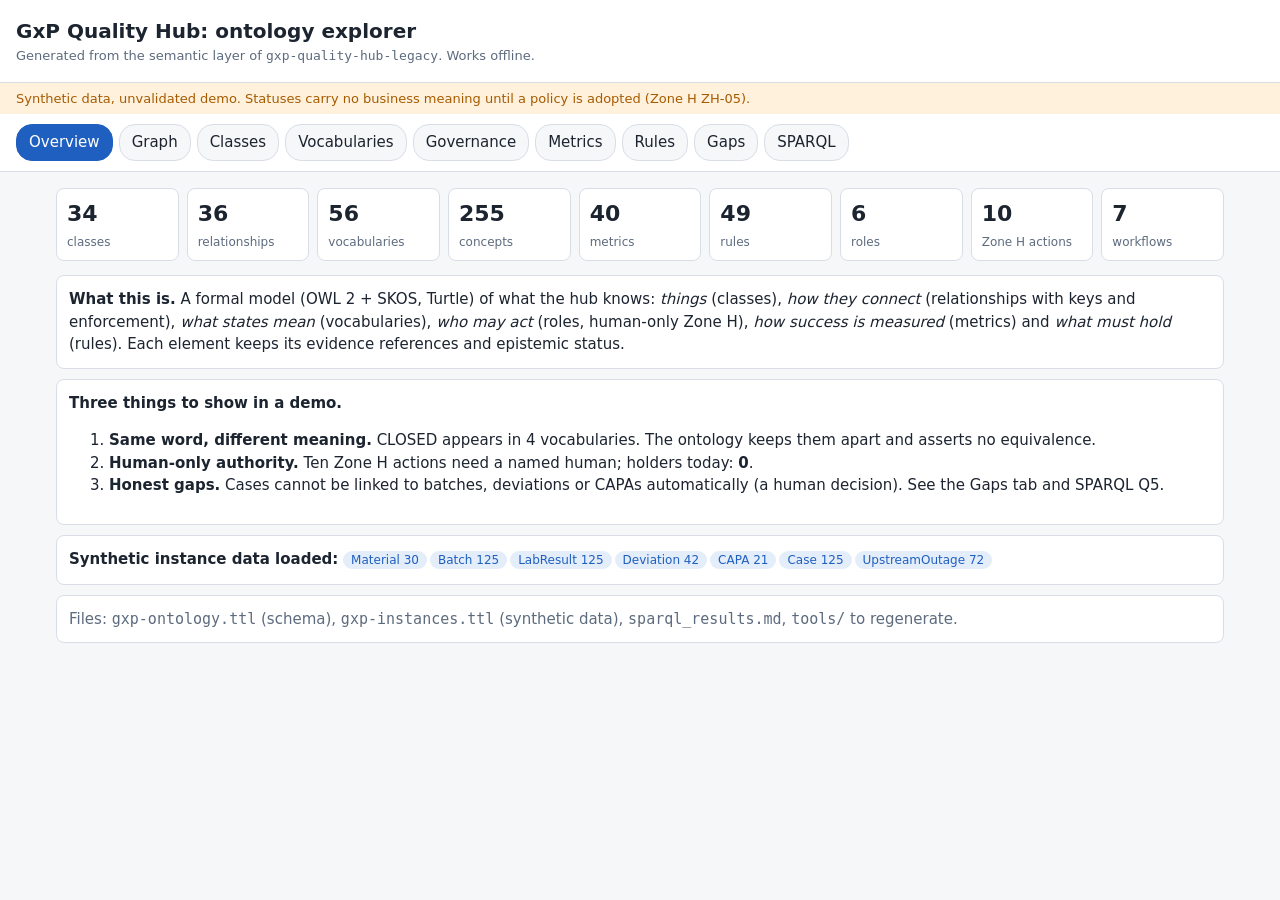
<file: Case-Execution/Delevarables/09_Ontology/ontology_explorer.html>
<!doctype html>
<html lang="en"><head><meta charset="utf-8"><meta name="viewport" content="width=device-width,initial-scale=1">
<title>GxP Hub Ontology Explorer</title>
<style>
:root{--bg:#f6f7f9;--card:#fff;--ink:#1c2430;--mut:#5d6b7e;--line:#d9dee6;--acc:#1f5fbf;--accbg:#e4eefb;--warn:#a65b00;--warnbg:#fff1dc;--ok:#1b7a43}
@media (prefers-color-scheme:dark){:root:not([data-theme=light]){--bg:#12161c;--card:#1b212a;--ink:#e6eaf0;--mut:#9aa7b8;--line:#2b3441;--acc:#6aa5ff;--accbg:#1d2b44;--warn:#ffb454;--warnbg:#3a2a12;--ok:#5fd18c}}
:root[data-theme=dark]{--bg:#12161c;--card:#1b212a;--ink:#e6eaf0;--mut:#9aa7b8;--line:#2b3441;--acc:#6aa5ff;--accbg:#1d2b44;--warn:#ffb454;--warnbg:#3a2a12;--ok:#5fd18c}
*{box-sizing:border-box}body{margin:0;background:var(--bg);color:var(--ink);font:15px/1.5 system-ui,Segoe UI,sans-serif}
header{padding:16px;border-bottom:1px solid var(--line);background:var(--card)}
h1{margin:0;font-size:20px}.sub{color:var(--mut);font-size:13px}
.banner{background:var(--warnbg);color:var(--warn);padding:6px 16px;font-size:13px}
nav{display:flex;flex-wrap:wrap;gap:6px;padding:10px 16px;background:var(--card);border-bottom:1px solid var(--line)}
nav button{border:1px solid var(--line);background:var(--bg);color:var(--ink);padding:6px 12px;border-radius:16px;cursor:pointer;font:inherit}
nav button.on{background:var(--acc);color:#fff;border-color:var(--acc)}
main{padding:16px;max-width:1200px;margin:auto}
.stats{display:grid;grid-template-columns:repeat(auto-fit,minmax(110px,1fr));gap:8px;margin-bottom:14px}
.stat{background:var(--card);border:1px solid var(--line);border-radius:8px;padding:8px 10px}.stat b{font-size:22px;display:block}.stat span{color:var(--mut);font-size:12px}
.card{background:var(--card);border:1px solid var(--line);border-radius:8px;padding:12px;margin-bottom:10px}
.grid{display:grid;grid-template-columns:2fr 1fr;gap:12px}@media(max-width:800px){.grid{grid-template-columns:1fr}}
svg{width:100%;height:auto;background:var(--card);border:1px solid var(--line);border-radius:8px}
.node{cursor:pointer}.node text{font-size:11px;fill:var(--ink)}.node circle{stroke:var(--card);stroke-width:2}
.edge{stroke:var(--mut);stroke-width:1;opacity:.35}.edge.hl{stroke:var(--acc);opacity:1;stroke-width:2}.edge.gap{stroke-dasharray:4 3}
table{border-collapse:collapse;width:100%;font-size:13px}th,td{border-bottom:1px solid var(--line);padding:5px 8px;text-align:left;vertical-align:top}th{color:var(--mut);font-weight:600}
.tag{display:inline-block;background:var(--accbg);color:var(--acc);border-radius:10px;padding:0 8px;font-size:12px;margin:0 3px 3px 0}
.tag.w{background:var(--warnbg);color:var(--warn)}input[type=search]{width:100%;padding:8px;border:1px solid var(--line);border-radius:6px;background:var(--card);color:var(--ink);font:inherit;margin-bottom:10px}
pre{white-space:pre-wrap;font-size:12px;background:var(--bg);padding:8px;border-radius:6px;overflow:auto}.mut{color:var(--mut)}
details summary{cursor:pointer;font-weight:600}
</style></head><body>
<header><h1>GxP Quality Hub: ontology explorer</h1><div class="sub">Generated from the semantic layer of <code>gxp-quality-hub-legacy</code>. Works offline.</div></header>
<div class="banner">Synthetic data, unvalidated demo. Statuses carry no business meaning until a policy is adopted (Zone H ZH-05).</div>
<nav id="nav"></nav><main id="main"></main>
<script>
const M={"classes": [{"id": "Case", "category": "business_object", "description": "A unit of quality-operations work: a batch-quality review / deviation-handling case that moves through a review lifecycle and may end in a human batch-disposition decision. In the legacy estate a case is a mutable row; in the target model a case is the sequence of immutable decision events recorded about it.", "identity": {"field": "case_id", "pattern": "^C[0-9]{8}$", "legacy_column": "cases.id"}, "attributes": {"account_id": "Pseudonymous account reference (ACCT-nnnnnn); quasi-identifier (C2).", "segment": "Customer/workflow segment: enterprise, legacy-v1, priority, regulated, standard. 'legacy-v1' is the parallel workflow for older customers, which must not be changed (BR-11).", "site": "Operating site alias (BR-SP, DE-BY, GB-ENG, IN-BLR, JP-KN, US-TX). Aliases are not mapped to a master site list (unknown).", "region": "AMER | APAC | EMEA. Drives the regional approval limit in the rule sets.", "created_at": "UTC ISO-8601 receipt timestamp.", "status": "Current legacy status (vocab.case_status). A snapshot; history is not kept in the legacy system.", "severity": "CRITICAL | HIGH | MEDIUM | LOW.", "amount": "Monetary value used by the approval/priority rules and month-end totals. Currency is not stored on the row.", "version": "Row version; equals 1 for all 125 baseline cases and is never incremented (evidence of mutable-snapshot design)."}, "vocabulary": "vocab.case_status", "mutability": "mutable_snapshot", "sensitivity": "C2", "epistemic": "verified_fact", "legacy_source": {"store": "data/legacy.sqlite3", "table": "cases", "rows_in_baseline": 125}}, {"id": "Batch", "category": "business_object", "description": "A manufactured batch of a material whose quality is under review. Carries the QA status and the observed assay.", "identity": {"field": "batch_id", "pattern": "^BT[0-9]{8}$", "legacy_column": "batch_records.batch_id"}, "attributes": {"material_id": "Material produced (foreign key to Material).", "batch_site": "Site that produced the batch.", "observed_assay": "Measured assay value.", "assay_unit": "Unit of the assay; units differ across inherited practices.", "qa_status": "REVIEW | QA_HOLD | CLOSED (vocab.batch_qa_status). Meaning of CLOSED is not defined."}, "vocabulary": "vocab.batch_qa_status", "mutability": "mutable_snapshot", "sensitivity": "C1", "epistemic": "verified_fact", "legacy_source": {"store": "data/legacy.sqlite3", "table": "batch_records", "rows_in_baseline": 125}}, {"id": "Material", "category": "reference_data", "description": "A pharmaceutical material/product type that batches are made from.", "identity": {"field": "material_id", "legacy_column": "materials.material_id"}, "attributes": {"material_name": "Name of the material.", "source_site": "Originating site.", "spec_version": "Specification version in force for the material."}, "vocabulary": null, "mutability": "reference_data", "sensitivity": "C1", "epistemic": "verified_fact", "legacy_source": {"store": "data/legacy.sqlite3", "table": "materials", "rows_in_baseline": 30}}, {"id": "LabResult", "category": "business_object", "description": "A laboratory test result for a batch; may be pending, valid, invalid or out of specification (OOS).", "identity": {"field": "result_id", "pattern": "^LAB[0-9]{8}$", "legacy_column": "lab_results.result_id"}, "attributes": {"batch_id": "Batch tested.", "analyte": "Substance/property measured.", "result_value": "Numeric result; nullable (a pending result has no value).", "unit": "Unit of the result.", "test_status": "PENDING | OOS | VALID | INVALID (vocab.lab_test_status).", "measured_at": "UTC timestamp of measurement."}, "vocabulary": "vocab.lab_test_status", "mutability": "mutable_snapshot", "sensitivity": "C1", "epistemic": "verified_fact", "legacy_source": {"store": "data/legacy.sqlite3", "table": "lab_results", "rows_in_baseline": 125}}, {"id": "Deviation", "category": "business_object", "description": "A recorded departure from the expected manufacturing/quality process for a batch, with a classification and an optional root cause.", "identity": {"field": "deviation_id", "pattern": "^DEV[0-9]{8}$", "legacy_column": "deviations.deviation_id"}, "attributes": {"batch_id": "Batch affected.", "opened_at": "UTC timestamp when the deviation was opened.", "classification": "CRITICAL | MAJOR | MINOR (vocab.deviation_classification).", "root_cause": "Free text; nullable. 8 of 12 CLOSED baseline deviations have none (K-17 = 66.7 %).", "status": "OPEN | INVESTIGATION | CLOSED (vocab.deviation_status)."}, "vocabulary": "vocab.deviation_status", "mutability": "mutable_snapshot", "sensitivity": "C2", "epistemic": "verified_fact", "legacy_source": {"store": "data/legacy.sqlite3", "table": "deviations", "rows_in_baseline": 42}}, {"id": "CAPA", "category": "business_object", "description": "Corrective And Preventive Action raised to address a deviation, with an owner and a due date.", "identity": {"field": "capa_id", "pattern": "^CAPA[0-9]{8}$", "legacy_column": "capa_actions.capa_id"}, "attributes": {"deviation_id": "Deviation the action addresses.", "action_owner": "Pseudonymous owner/team string (C2); no identity directory exists.", "due_at": "Due timestamp.", "state": "OPEN | OVERDUE | VERIFIED (vocab.capa_state)."}, "vocabulary": "vocab.capa_state", "mutability": "mutable_snapshot", "sensitivity": "C2", "epistemic": "verified_fact", "legacy_source": {"store": "data/legacy.sqlite3", "table": "capa_actions", "rows_in_baseline": 21}}, {"id": "SOP", "category": "reference_data", "description": "A Standard Operating Procedure version with an effective window. Versions are effective-dated; supersession is a window, not an overwrite.", "identity": {"field": "(sop_id, version)", "legacy_column": "sop_versions.(sop_id,version)"}, "attributes": {"effective_at": "Start of effectiveness.", "retired_at": "End of effectiveness; nullable (still in force)."}, "vocabulary": null, "mutability": "reference_data", "sensitivity": "C1", "epistemic": "verified_fact", "legacy_source": {"store": "data/legacy.sqlite3", "table": "sop_versions", "rows_in_baseline": 45}}, {"id": "ReferenceVersion", "category": "reference_data", "description": "Versioned master/reference value with an overlapping validity window; requires temporal interpretation (which version applied at time T).", "identity": {"field": "(ref_key, version)", "legacy_column": "reference_versions.(ref_key,version)"}, "attributes": {"valid_from": "Start of validity.", "valid_to": "End of validity; windows overlap, so interpretation rules are needed.", "data_json": "Payload of the reference value."}, "vocabulary": null, "mutability": "reference_data", "sensitivity": "C1", "epistemic": "verified_fact", "legacy_source": {"store": "data/legacy.sqlite3", "table": "reference_versions", "rows_in_baseline": 180}}, {"id": "Site", "category": "reference_data", "description": "An operating site, referenced by cases and batches through local aliases. Backlog and exception measures are always reported per site.", "identity": {"field": "site", "legacy_column": "cases.site"}, "attributes": {"region": "AMER | APAC | EMEA."}, "vocabulary": null, "mutability": null, "sensitivity": null, "epistemic": "inference", "legacy_source": null}, {"id": "DecisionEvent", "category": "decision_record", "description": "An immutable, hash-chained fact about a case: a state change, evidence attachment, human disposition, override or correction. The record of WHO decided WHAT, WHEN, ON WHAT BASIS and WITH WHICH EVIDENCE. Never updated or deleted; corrections are new events.", "identity": {"field": "event_id", "per_case_sequence": "seq (gapless from 1)"}, "attributes": {"case_id": "Case the event belongs to.", "event_type": "See vocab.decision_event_type.", "from_state": "State before (nullable for non-state events).", "to_state": "State after; required when the event affects state.", "actor": "Principal that caused the event.", "actor_kind": "human | rule | system (vocab.actor_kind). Zone H event types require human.", "occurred_at": "When it happened (never earlier than the previous event of the case).", "recorded_at": "Server UTC time of recording; not client-settable.", "basis": "Reason/basis text, at most 2000 characters.", "evidence_refs": "References to EvidenceRecord ids relied on.", "cycle": "Reopen cycle number; increments on REOPEN.", "closure_check": "passed | exception | not_configured.", "mode_at_write": "Disposition recording mode in force when written (event | external_ref).", "holder_check_ref": "Audit reference to the Zone H holder check; required for Zone H event types.", "prev_hash_and_hash": "Hash chain linking events (tamper evidence)."}, "vocabulary": null, "mutability": "append_only", "sensitivity": "C2", "epistemic": "verified_fact", "legacy_source": null}, {"id": "CaseState", "category": "decision_record", "description": "The current state of a case, derived by folding its DecisionEvents. A rebuildable projection, never an independent source of truth.", "identity": {"field": "case_id"}, "attributes": {"state": "Current state (vocab.case_status).", "cycle": "Current reopen cycle.", "last_seq": "Sequence number of the last folded event."}, "vocabulary": null, "mutability": "derived_projection", "sensitivity": "C2", "epistemic": "verified_fact", "legacy_source": null}, {"id": "EvidenceRecord", "category": "decision_record", "description": "A reference to something relied on for a decision: a document, an intake item, a crosswalk object or an external reference. The product stores the reference and a hash; it never judges sufficiency.", "identity": {"field": "ev_id"}, "attributes": {"kind": "document | intake_item | crosswalk_object | external_ref.", "source_ref_and_hash": "Where the evidence lives and its content hash.", "access_level": "Defaults to restricted (deny by default)."}, "vocabulary": null, "mutability": "append_only", "sensitivity": "C3", "epistemic": "verified_fact", "legacy_source": null}, {"id": "ZoneHAction", "category": "governance", "description": "One of ten closed, human-only actions (ZH-01..ZH-10) that automation may never perform: batch disposition, QA release, e-signature record, close-exception, policy adopt, rule-set activate, exception-rule accept, disposition-mode change, schedule enable/disable, policy change.", "identity": {"field": "zone_h_id", "pattern": "^ZH-(0[1-9]|10)$"}, "attributes": {"name": "See vocab.zone_h_action.", "preconditions": "Interactive human session AND principal in zone_h.holders AND role dispositioner AND re-authentication within the window AND mode permits AND current pack hash (ZH-01..03)."}, "vocabulary": null, "mutability": "reference_data", "sensitivity": "C3", "epistemic": "verified_fact", "legacy_source": null}, {"id": "PolicyObject", "category": "policy", "description": "A versioned, owned, effective-dated statement of business meaning: a definition of closed/resolved/approved, a clock (e.g. the '48 h' closure expectation), a closure policy, a consistency policy or a cut-off. The product ships with NONE adopted; adoption is a Zone H action.", "identity": {"field": "(policy_id, version)"}, "attributes": {"kind": "DEFINITION | CLOSURE | CLOCK | CONSISTENCY | CUTOFF (vocab.policy_kind).", "definition_tag": "Label that figures must carry, e.g. D-OPS, D-EVID, D-FIN.", "status": "candidate | adopted | accepted-open (vocab.policy_status). 'accepted-open' means a human recorded that the question is deliberately undecided.", "owner": "Defaults to 'unassigned'.", "effective_window": "effective_from / effective_to."}, "vocabulary": "vocab.policy_status", "mutability": "versioned_immutable", "sensitivity": "C2", "epistemic": "verified_fact", "legacy_source": null}, {"id": "PolicyEvent", "category": "policy", "description": "Immutable record of a change to policy state (created, adopted, accepted-open, withdrawn, rule row changed, rule set activated, etc.) with old value, new value, actor and a mandatory authority reference.", "identity": {"field": "event_id"}, "attributes": {"event_type": "See vocab.policy_event_type.", "authority_ref": "Mandatory, non-empty reference to the human authority for the change. The product cannot verify it."}, "vocabulary": null, "mutability": "append_only", "sensitivity": "C2", "epistemic": "verified_fact", "legacy_source": null}, {"id": "RuleSet", "category": "policy", "description": "A named, versioned, table-driven set of approval/priority rules where thresholds, regions, effective dates, owner and default behaviour are DATA. Three as-found rule sets mirror the legacy implementations and ship loaded but INACTIVE and read-only.", "identity": {"field": "(ruleset_id, version)", "reference_format": "<ruleset_id>@<version>"}, "attributes": {"origin": "as-found | custom (vocab.ruleset_origin). As-found sets are read-only.", "functions": "Which decision functions the set answers (e.g. approval, priority, manual-review)."}, "vocabulary": null, "mutability": "versioned_immutable", "sensitivity": "C2", "epistemic": "verified_fact", "legacy_source": null}, {"id": "RuleRow", "category": "policy", "description": "One ordered row in a rule set: conditions (field/op/value), an outcome, an effective window, an owner and an is-default flag.", "identity": {"field": "(ruleset_id, version, row_id)"}, "attributes": {"conditions": "List of {field, op, value}.", "outcome": "{kind, function, value}.", "is_default": "Marks the fallback row; an outcome produced by it carries the defaulted marker."}, "vocabulary": null, "mutability": "versioned_immutable", "sensitivity": "C2", "epistemic": "verified_fact", "legacy_source": null}, {"id": "RuleTrace", "category": "decision_record", "description": "Text explanation of one rule evaluation for a case: rule set, row and inputs. Produces reviewer-visible flags. A recommendation only; a human may override, dismiss or refuse it with a reason.", "identity": {"field": "trace_id"}, "attributes": {"flag_state": "Flags start open; human actions append flag_action rows."}, "vocabulary": null, "mutability": "append_only", "sensitivity": "C2", "epistemic": "verified_fact", "legacy_source": null}, {"id": "SourceSystem", "category": "integration", "description": "An upstream system or partner feed: ElectronicBatchRecord (publishes OOS_RESULT, DEVIATION, CAPA_UPDATE), LIMS-QMS (competing facts and effective-dated master data), and the partner gateway. Their messages are data, never instructions.", "identity": {"field": "partner_or_system_name"}, "attributes": {"schema_revisions": "Supported 1.0, 1.1, 2.0; anything else is UNSUPPORTED_REVISION."}, "vocabulary": null, "mutability": "external_read_only", "sensitivity": "C1", "epistemic": "verified_fact", "legacy_source": null}, {"id": "SourceContract", "category": "integration", "description": "Declared shape of messages from a source (integration/source-contract-v1.json). Binding mode is per source: record_only (default) or enforce.", "identity": {"field": "contract_file"}, "attributes": {}, "vocabulary": null, "mutability": "reference_data", "sensitivity": "C1", "epistemic": "verified_fact", "legacy_source": null}, {"id": "FeedItem", "category": "integration", "description": "One message received from a source, kept exactly as received. Its identity is the natural key (partner, record_kind, ref_id, source_ts); business_key and feed_id are NOT identities.", "identity": {"field": "identity_key", "definition": "sha256(canonical([source, partner, record_kind, ref_id, source_ts]))", "legacy_column": "partner_feeds.feed_id"}, "attributes": {"schema_rev": "Source schema revision.", "record_kind": "OOS_RESULT | DEVIATION | CAPA_UPDATE (vocab.partner_record_kind).", "source_ts_vs_ingest_ts": "Distinct clocks: when the source says it happened vs when it was ingested. 26.1 % of baseline delays are negative.", "raw_json": "Original payload. Treated as UNTRUSTED text.", "processing_status": "Legacy: NEW | RETRY | REPLAY, overwritten in place (a defect)."}, "vocabulary": null, "mutability": "append_only", "sensitivity": "C2", "epistemic": "verified_fact", "legacy_source": {"store": "data/legacy.sqlite3", "table": "partner_feeds", "rows_in_baseline": 8567}}, {"id": "IntakeOutcome", "category": "integration", "description": "The deterministic classification of a FeedItem: outcome, primary reason (by fixed precedence), all reasons, queue, contract check and whether it counts toward totals. Separate from the raw record; a later outcome supersedes an earlier one by sequence.", "identity": {"field": "(raw_id, outcome_seq)"}, "attributes": {"outcome": "See vocab.intake_outcome.", "primary_reason": "First applicable reason in the fixed precedence (vocab.intake_reason).", "queue": "Exactly one queue (vocab.intake_queue).", "counts_toward_totals": "False for NOOP_DUPLICATE."}, "vocabulary": null, "mutability": "append_only", "sensitivity": "C2", "epistemic": "verified_fact", "legacy_source": null}, {"id": "Document", "category": "integration", "description": "An immutable (doc_id, version) extracted/archived document: SOP, certificate of analysis (COA) or batch record, with locale, source, effective date, access level and OCR confidence. Body text is UNTRUSTED.", "identity": {"field": "(doc_id, version)", "pattern": "^DOC-[0-9]{8}$"}, "attributes": {"doc_type": "sop | coa | batch-record.", "access_level": "restricted | operations | engineering | quality (restricted = 328 of 1,200).", "ocr_confidence": "Nullable; NULL means unknown.", "reference": "Case or object referenced; only 30 of 1,200 resolve today."}, "vocabulary": null, "mutability": "append_only", "sensitivity": "C2", "epistemic": "verified_fact", "legacy_source": {"store": "data/documents/source_documents.jsonl", "rows_in_baseline": 1200}}, {"id": "CrosswalkLink", "category": "integration", "description": "An explicit, exact-key link between two objects of different identifier spaces (case, batch, deviation, CAPA, lab result, feed item, document). Created by a rule from a registered exact key, or by a human with a reason. Orphans stay orphans: no similarity matching.", "identity": {"field": "link_id"}, "attributes": {"key_used": "The registered key that justified the link.", "creator_kind": "rule | human. A human link requires a non-empty reason."}, "vocabulary": null, "mutability": "append_only", "sensitivity": "C2", "epistemic": "verified_fact", "legacy_source": null}, {"id": "PolicyException", "category": "business_object", "description": "A legacy record that a policy was waived, blocked or put under review for a referenced object. Meaning of WAIVED and BLOCKED is not owned.", "identity": {"field": "exception_id", "legacy_column": "policy_exceptions.exception_id"}, "attributes": {"policy_code": "One of qa_signature, oos_hold, sop_effective_date, electronic_record_retention.", "outcome": "REVIEW | OPEN | WAIVED | BLOCKED (vocab.policy_exception_outcome)."}, "vocabulary": "vocab.policy_exception_outcome", "mutability": "mutable_snapshot", "sensitivity": "C2", "epistemic": "verified_fact", "legacy_source": {"store": "data/legacy.sqlite3", "table": "policy_exceptions", "rows_in_baseline": 224}}, {"id": "UpstreamOutage", "category": "operations", "description": "A recorded outage or partial rerun of an upstream system, with began/resolved times; some are unresolved.", "identity": {"field": "incident_id", "legacy_column": "upstream_outages.incident_id"}, "attributes": {}, "vocabulary": null, "mutability": "mutable_snapshot", "sensitivity": "C1", "epistemic": "verified_fact", "legacy_source": {"store": "data/legacy.sqlite3", "table": "upstream_outages", "rows_in_baseline": 72}}, {"id": "MetricDefinition", "category": "measurement", "description": "A declared measure: category, window, denominator, exclusions, basis and \u2014 where closed/resolved/approved/cost/handling is involved \u2014 a mandatory definition tag. Versioned and immutable.", "identity": {"field": "(metric_id, version)"}, "attributes": {"category": "time | count | money | rate | age.", "basis": "event_derived | modelled."}, "vocabulary": null, "mutability": "versioned_immutable", "sensitivity": "C1", "epistemic": "verified_fact", "legacy_source": null}, {"id": "MetricValue", "category": "measurement", "description": "One computed figure with its window, denominator, exclusions, definition tag, policy version, data origin and the label 'synthetic, unvalidated' while data are synthetic.", "identity": {"field": "value_id"}, "attributes": {}, "vocabulary": null, "mutability": "append_only", "sensitivity": "C1", "epistemic": "verified_fact", "legacy_source": null}, {"id": "OperatingCost", "category": "measurement", "description": "Monthly modelled operating-cost estimate (labour hours, cases, infrastructure USD). total_cases is NOT 'cases created' (random; OD-07). Any metric using it is basis = modelled.", "identity": {"field": "period", "legacy_column": "operating_costs.period"}, "attributes": {}, "vocabulary": null, "mutability": "mutable_snapshot", "sensitivity": "C2", "epistemic": "verified_fact", "legacy_source": {"store": "data/legacy.sqlite3", "table": "operating_costs", "rows_in_baseline": 36}}, {"id": "Run", "category": "operations", "description": "One execution of a closed-catalogue job (intake, backfill, rebuild/verify projection, verify audit, metrics snapshot), recorded as append-only run events including inputs seen, outcomes, errors and remaining backlog.", "identity": {"field": "run_id"}, "attributes": {"job": "See vocab.run_job.", "trigger": "manual | scheduled."}, "vocabulary": null, "mutability": "append_only", "sensitivity": "C1", "epistemic": "verified_fact", "legacy_source": null}, {"id": "Principal", "category": "identity_security", "description": "An authenticated actor: a human with one or more roles, a service account (token prefix svc_, role integration, never Zone H), or a system/rule actor. No identity directory exists in the estate.", "identity": {"field": "principal_id"}, "attributes": {"roles": "reviewer, quality_lead, compliance, finance_read, integration, dispositioner (vocab.role).", "actor_kind": "human | service | rule | system."}, "vocabulary": null, "mutability": "reference_data", "sensitivity": "C2", "epistemic": "verified_fact", "legacy_source": null}, {"id": "AuditRecord", "category": "governance", "description": "Hash-chained access/audit entry written in the same transaction as the change it audits. Records who/what/outcome/reason/correlation id. Anchor seal is opt-in; deletion after the last anchor is not detectable (stated limitation).", "identity": {"field": "audit_seq"}, "attributes": {}, "vocabulary": null, "mutability": "append_only", "sensitivity": "C3", "epistemic": "verified_fact", "legacy_source": null}, {"id": "DeviationRegisterEntry", "category": "governance", "description": "A recorded difference between legacy behaviour (golden baseline) and hub behaviour (DV-01..DV-11) with a preserve-or-fix decision. Acceptable only if approved with an approval reference (none approved yet).", "identity": {"field": "dv_id", "pattern": "^DV-[0-9]{2}$"}, "attributes": {}, "vocabulary": null, "mutability": "append_only", "sensitivity": "C1", "epistemic": "verified_fact", "legacy_source": null}, {"id": "Capability", "category": "governance", "description": "One of ten product capabilities CAP-01..CAP-10. Each is either in shadow (legacy remains authoritative) or authoritative (needs a recorded approval reference). All ship in shadow.", "identity": {"field": "cap_id", "pattern": "^CAP-(0[1-9]|10)$"}, "attributes": {"authority_state": "shadow | authoritative (vocab.capability_authority)."}, "vocabulary": null, "mutability": "reference_data", "sensitivity": "C1", "epistemic": "verified_fact", "legacy_source": null}], "relations": [{"id": "REL-01", "from": "Batch", "predicate": "is made from", "to": "Material", "cardinality": "many-to-one", "key": "batch_records.material_id = materials.material_id", "enforcement": "legacy_fk", "epistemic_status": "verified_fact", "link": null}, {"id": "REL-02", "from": "LabResult", "predicate": "tests", "to": "Batch", "cardinality": "many-to-one", "key": "lab_results.batch_id = batch_records.batch_id", "enforcement": "legacy_fk", "epistemic_status": "verified_fact", "link": "LT-03"}, {"id": "REL-03", "from": "Deviation", "predicate": "concerns", "to": "Batch", "cardinality": "many-to-one", "key": "deviations.batch_id = batch_records.batch_id", "enforcement": "legacy_fk", "epistemic_status": "verified_fact", "link": "LT-01"}, {"id": "REL-04", "from": "CAPA", "predicate": "corrects", "to": "Deviation", "cardinality": "many-to-one", "key": "capa_actions.deviation_id = deviations.deviation_id", "enforcement": "legacy_fk", "epistemic_status": "verified_fact", "link": "LT-02"}, {"id": "REL-05", "from": "Case", "predicate": "relates to (human-asserted)", "to": "Batch", "cardinality": "many-to-many (unconstrained)", "key": "no key exists; created only by an authenticated human with a reason", "enforcement": "crosswalk_human", "epistemic_status": "verified_fact", "link": "LT-06"}, {"id": "REL-06", "from": "Case", "predicate": "relates to (human-asserted)", "to": "Deviation", "cardinality": "many-to-many (unconstrained)", "key": "human decision (no key exists)", "enforcement": "crosswalk_human", "epistemic_status": "verified_fact", "link": "LT-06"}, {"id": "REL-07", "from": "Case", "predicate": "relates to (human-asserted)", "to": "CAPA", "cardinality": "many-to-many (unconstrained)", "key": "human decision (no key exists)", "enforcement": "crosswalk_human", "epistemic_status": "verified_fact", "link": "LT-06"}, {"id": "REL-08", "from": "FeedItem", "predicate": "refers to", "to": "Case", "cardinality": "many-to-one (zero or one match required)", "key": "partner_feeds.ref_id = cases.id (exact string equality after NFC + trim)", "enforcement": "crosswalk_rule", "epistemic_status": "verified_fact", "link": "LT-04"}, {"id": "REL-09", "from": "Document", "predicate": "references", "to": "Case", "cardinality": "many-to-one", "key": "document.reference = cases.id", "enforcement": "crosswalk_rule", "epistemic_status": "verified_fact", "link": "LT-05"}, {"id": "REL-10", "from": "FeedItem", "predicate": "originates from", "to": "SourceSystem", "cardinality": "many-to-one", "key": "partner / source name", "enforcement": "none_in_legacy", "epistemic_status": "verified_fact", "link": null}, {"id": "REL-11", "from": "FeedItem", "predicate": "is validated against", "to": "SourceContract", "cardinality": "many-to-one", "key": "source -> contract binding (record_only | enforce)", "enforcement": "hub_constraint", "epistemic_status": "verified_fact", "link": null}, {"id": "REL-12", "from": "IntakeOutcome", "predicate": "classifies", "to": "FeedItem", "cardinality": "many-to-one (latest outcome by sequence wins)", "key": "intake_outcome.raw_id", "enforcement": "hub_constraint", "epistemic_status": "verified_fact", "link": null}, {"id": "REL-13", "from": "IntakeOutcome", "predicate": "may link via", "to": "CrosswalkLink", "cardinality": "one-to-zero-or-one", "key": "matched_link", "enforcement": "hub_constraint", "epistemic_status": "verified_fact", "link": null}, {"id": "REL-14", "from": "DecisionEvent", "predicate": "is recorded about", "to": "Case", "cardinality": "many-to-one (gapless seq per case)", "key": "case_id + seq", "enforcement": "hub_constraint", "epistemic_status": "verified_fact", "link": null}, {"id": "REL-15", "from": "DecisionEvent", "predicate": "cites", "to": "EvidenceRecord", "cardinality": "many-to-many", "key": "evidence_refs", "enforcement": "hub_constraint", "epistemic_status": "verified_fact", "link": null}, {"id": "REL-16", "from": "CaseState", "predicate": "is folded from", "to": "DecisionEvent", "cardinality": "one-to-many", "key": "case_id", "enforcement": "derived", "epistemic_status": "verified_fact", "link": null}, {"id": "REL-17", "from": "DecisionEvent", "predicate": "was authorised by", "to": "AuditRecord", "cardinality": "many-to-one (Zone H types only)", "key": "holder_check_ref", "enforcement": "hub_constraint", "epistemic_status": "verified_fact", "link": null}, {"id": "REL-18", "from": "DecisionEvent", "predicate": "corrects", "to": "DecisionEvent", "cardinality": "many-to-one", "key": "CORRECTION event references corrected event_id", "enforcement": "hub_constraint", "epistemic_status": "verified_fact", "link": null}, {"id": "REL-19", "from": "EvidenceRecord", "predicate": "points at", "to": "Document", "cardinality": "many-to-one (kind = document)", "key": "source_ref + source_hash", "enforcement": "hub_constraint", "epistemic_status": "inference", "link": null}, {"id": "REL-20", "from": "ZoneHAction", "predicate": "is recorded as", "to": "DecisionEvent", "cardinality": "one-to-many", "key": "event types CLOSE_EXCEPTION, DISPOSITION_RECORDED, DISPOSITION_REFERENCED, QA_RELEASE_RECORDED, ESIGNATURE_RECORDED", "enforcement": "hub_constraint", "epistemic_status": "verified_fact", "link": null}, {"id": "REL-21", "from": "ZoneHAction", "predicate": "is recorded as", "to": "PolicyEvent", "cardinality": "one-to-many", "key": "policy_events.authority_ref (non-empty) + holder_check_ref", "enforcement": "hub_constraint", "epistemic_status": "verified_fact", "link": null}, {"id": "REL-22", "from": "PolicyEvent", "predicate": "changes", "to": "PolicyObject", "cardinality": "many-to-one", "key": "policy_ref", "enforcement": "hub_constraint", "epistemic_status": "verified_fact", "link": null}, {"id": "REL-23", "from": "RuleRow", "predicate": "belongs to", "to": "RuleSet", "cardinality": "many-to-one", "key": "(ruleset_id, version)", "enforcement": "hub_constraint", "epistemic_status": "verified_fact", "link": null}, {"id": "REL-24", "from": "RuleSet", "predicate": "is activated for a function by", "to": "PolicyEvent", "cardinality": "one active set per function", "key": "active_ruleset.function", "enforcement": "hub_constraint", "epistemic_status": "verified_fact", "link": null}, {"id": "REL-25", "from": "RuleTrace", "predicate": "explains an evaluation of", "to": "Case", "cardinality": "many-to-one", "key": "case + function + rule set", "enforcement": "hub_constraint", "epistemic_status": "verified_fact", "link": null}, {"id": "REL-26", "from": "RuleTrace", "predicate": "was produced by", "to": "RuleSet", "cardinality": "many-to-one", "key": "ruleset_ref", "enforcement": "hub_constraint", "epistemic_status": "verified_fact", "link": null}, {"id": "REL-27", "from": "PolicyObject", "predicate": "gives meaning to", "to": "MetricDefinition", "cardinality": "many-to-many", "key": "definition_tag", "enforcement": "hub_constraint", "epistemic_status": "verified_fact", "link": null}, {"id": "REL-28", "from": "MetricValue", "predicate": "is an instance of", "to": "MetricDefinition", "cardinality": "many-to-one", "key": "(metric_id, metric_version)", "enforcement": "hub_constraint", "epistemic_status": "verified_fact", "link": null}, {"id": "REL-29", "from": "MetricValue", "predicate": "is computed from", "to": "DecisionEvent", "cardinality": "many-to-many", "key": "inputs_hash", "enforcement": "derived", "epistemic_status": "verified_fact", "link": null}, {"id": "REL-30", "from": "MetricDefinition", "predicate": "is modelled from", "to": "OperatingCost", "cardinality": "many-to-many", "key": "basis = modelled", "enforcement": "derived", "epistemic_status": "verified_fact", "link": null}, {"id": "REL-31", "from": "Run", "predicate": "stamps", "to": "FeedItem", "cardinality": "one-to-many", "key": "run_id", "enforcement": "hub_constraint", "epistemic_status": "verified_fact", "link": null}, {"id": "REL-32", "from": "Principal", "predicate": "performs", "to": "AuditRecord", "cardinality": "one-to-many", "key": "actor", "enforcement": "hub_constraint", "epistemic_status": "verified_fact", "link": null}, {"id": "REL-33", "from": "DeviationRegisterEntry", "predicate": "documents a behaviour difference of", "to": "Capability", "cardinality": "many-to-one", "key": "DV id -> capability affected", "enforcement": "none_in_legacy", "epistemic_status": "inference", "link": null}, {"id": "REL-34", "from": "Document", "predicate": "is governed by access level of", "to": "Principal", "cardinality": "many-to-many via role mapping", "key": "access_level -> role (proposal A-11-09)", "enforcement": "none_in_legacy", "epistemic_status": "assumption", "link": null}, {"id": "REL-35", "from": "UpstreamOutage", "predicate": "affects", "to": "SourceSystem", "cardinality": "many-to-one", "key": "system_name", "enforcement": "none_in_legacy", "epistemic_status": "verified_fact", "link": null}, {"id": "REL-36", "from": "PolicyException", "predicate": "refers to", "to": "Case", "cardinality": "many-to-one (99.11 % unmatched)", "key": "policy_exceptions.ref_id = cases.id (no FK)", "enforcement": "none_in_legacy", "epistemic_status": "verified_fact", "link": null}], "vocabs": [{"id": "vocab.case_status", "entity": "Case", "owner": "unassigned", "meaning": "unknown", "legacy_column": "cases.status", "values": [{"value": "OPEN", "count": 42, "tags": []}, {"value": "UNDER_REVIEW", "count": 30, "tags": []}, {"value": "CLOSED", "count": 36, "tags": ["closing_label"]}, {"value": "ESCALATED", "count": 9, "tags": []}, {"value": "REOPENED", "count": 8, "tags": ["reopened"]}]}, {"id": "vocab.batch_qa_status", "entity": "Batch", "owner": "unassigned", "meaning": "unknown", "legacy_column": "batch_records.qa_status", "values": [{"value": "REVIEW", "count": 50, "tags": []}, {"value": "QA_HOLD", "count": 42, "tags": []}, {"value": "CLOSED", "count": 33, "tags": []}]}, {"id": "vocab.deviation_status", "entity": "Deviation", "owner": "unassigned", "meaning": "unknown", "legacy_column": "deviations.status", "values": [{"value": "OPEN", "count": 14, "tags": []}, {"value": "INVESTIGATION", "count": 16, "tags": []}, {"value": "CLOSED", "count": 12, "tags": []}]}, {"id": "vocab.capa_state", "entity": "CAPA", "owner": "unassigned", "meaning": "unknown", "legacy_column": "capa_actions.state", "values": [{"value": "OPEN", "count": 7, "tags": []}, {"value": "OVERDUE", "count": 6, "tags": []}, {"value": "VERIFIED", "count": 8, "tags": []}]}, {"id": "vocab.lab_test_status", "entity": "LabResult", "owner": "unassigned", "meaning": "unknown", "legacy_column": "lab_results.test_status", "values": [{"value": "PENDING", "count": 36, "tags": []}, {"value": "OOS", "count": 35, "tags": []}, {"value": "VALID", "count": 28, "tags": []}, {"value": "INVALID", "count": 26, "tags": []}]}, {"id": "vocab.policy_exception_outcome", "entity": "PolicyException", "owner": "unassigned", "meaning": "unknown", "legacy_column": "policy_exceptions.outcome", "values": [{"value": "REVIEW", "count": 60, "tags": []}, {"value": "OPEN", "count": 57, "tags": []}, {"value": "WAIVED", "count": 56, "tags": []}, {"value": "BLOCKED", "count": 51, "tags": []}]}, {"id": "vocab.partner_processing_status", "entity": "FeedItem", "owner": "unassigned", "meaning": "defined", "legacy_column": "partner_feeds.processing_status", "values": [{"value": "NEW", "count": 8000, "tags": []}, {"value": "RETRY", "count": 500, "tags": []}, {"value": "REPLAY", "count": 67, "tags": []}]}, {"id": "vocab.enterprise_object_status", "entity": "Case", "owner": "unassigned", "meaning": "unknown", "legacy_column": "enterprise_legacy.sqlite3 operational_objects.status / workflow_tasks.status", "values": [{"value": "OPEN", "count": null, "tags": []}, {"value": "REVIEW", "count": null, "tags": []}, {"value": "HOLD", "count": null, "tags": []}, {"value": "CLOSED", "count": null, "tags": []}, {"value": "ESCALATED", "count": null, "tags": []}, {"value": "REOPENED", "count": null, "tags": []}]}, {"id": "vocab.integration_attempt_status", "entity": "FeedItem", "owner": "unassigned", "meaning": "defined", "legacy_column": "enterprise_legacy.sqlite3 integration_attempts.status", "values": [{"value": "FAILED", "count": null, "tags": []}, {"value": "RETRY", "count": null, "tags": []}, {"value": "SUCCESS", "count": null, "tags": []}, {"value": "TIMEOUT", "count": null, "tags": []}]}, {"id": "vocab.hub_queue_state", "entity": "Case", "owner": "unassigned", "meaning": "defined", "legacy_column": null, "values": [{"value": "OPEN", "count": null, "tags": []}, {"value": "INVESTIGATING", "count": null, "tags": []}, {"value": "QA_REVIEW", "count": null, "tags": []}, {"value": "DISPOSITIONED", "count": null, "tags": []}, {"value": "REOPENED", "count": null, "tags": []}]}, {"id": "vocab.severity", "entity": "Case", "owner": null, "meaning": "defined", "legacy_column": null, "values": [{"value": "CRITICAL", "count": 2, "tags": []}, {"value": "HIGH", "count": 13, "tags": []}, {"value": "MEDIUM", "count": 44, "tags": []}, {"value": "LOW", "count": 66, "tags": []}]}, {"id": "vocab.deviation_classification", "entity": "Deviation", "owner": null, "meaning": "defined", "legacy_column": null, "values": [{"value": "CRITICAL", "count": 11, "tags": []}, {"value": "MAJOR", "count": 15, "tags": []}, {"value": "MINOR", "count": 16, "tags": []}]}, {"id": "vocab.region", "entity": "Case", "owner": null, "meaning": "defined", "legacy_column": null, "values": [{"value": "AMER", "count": 46, "tags": []}, {"value": "APAC", "count": 39, "tags": []}, {"value": "EMEA", "count": 40, "tags": []}]}, {"id": "vocab.site", "entity": "Site", "owner": null, "meaning": "unknown", "legacy_column": null, "values": [{"value": "BR-SP", "count": null, "tags": []}, {"value": "DE-BY", "count": null, "tags": []}, {"value": "GB-ENG", "count": null, "tags": []}, {"value": "IN-BLR", "count": null, "tags": []}, {"value": "JP-KN", "count": null, "tags": []}, {"value": "US-TX", "count": null, "tags": []}]}, {"id": "vocab.case_segment", "entity": "Case", "owner": null, "meaning": "defined", "legacy_column": null, "values": [{"value": "enterprise", "count": 22, "tags": []}, {"value": "legacy-v1", "count": 23, "tags": []}, {"value": "priority", "count": 21, "tags": []}, {"value": "regulated", "count": 33, "tags": []}, {"value": "standard", "count": 26, "tags": []}]}, {"id": "vocab.product_part", "entity": "Material", "owner": null, "meaning": "defined", "legacy_column": null, "values": [{"value": "TABLET", "count": null, "tags": []}, {"value": "STERILE_VIAL", "count": null, "tags": []}, {"value": "API", "count": null, "tags": []}, {"value": "BIOLOGIC", "count": null, "tags": []}]}, {"id": "vocab.document_type", "entity": "Document", "owner": null, "meaning": "defined", "legacy_column": null, "values": [{"value": "sop", "count": null, "tags": []}, {"value": "coa", "count": null, "tags": []}, {"value": "batch-record", "count": null, "tags": []}]}, {"id": "vocab.quality_fault", "entity": "Deviation", "owner": null, "meaning": "defined", "legacy_column": null, "values": [{"value": "out of specification", "count": null, "tags": []}, {"value": "unclosed deviation", "count": null, "tags": []}, {"value": "missing signature", "count": null, "tags": []}, {"value": "sample retest conflict", "count": null, "tags": []}, {"value": "expired calibration", "count": null, "tags": []}]}, {"id": "vocab.policy_name", "entity": "PolicyException", "owner": null, "meaning": "unknown", "legacy_column": null, "values": [{"value": "qa_signature", "count": null, "tags": []}, {"value": "oos_hold", "count": null, "tags": []}, {"value": "sop_effective_date", "count": null, "tags": []}, {"value": "electronic_record_retention", "count": null, "tags": []}]}, {"id": "vocab.partner_record_kind", "entity": "FeedItem", "owner": null, "meaning": "defined", "legacy_column": null, "values": [{"value": "OOS_RESULT", "count": null, "tags": []}, {"value": "DEVIATION", "count": null, "tags": []}, {"value": "CAPA_UPDATE", "count": null, "tags": []}]}, {"id": "vocab.schema_revision", "entity": "FeedItem", "owner": null, "meaning": "defined", "legacy_column": null, "values": [{"value": "1.0", "count": null, "tags": []}, {"value": "1.1", "count": null, "tags": []}, {"value": "2.0", "count": null, "tags": []}, {"value": "0.9", "count": null, "tags": []}, {"value": "unsupported variants", "count": null, "tags": []}]}, {"id": "vocab.intake_outcome", "entity": "IntakeOutcome", "owner": null, "meaning": "defined", "legacy_column": null, "values": [{"value": "VALIDATED", "count": null, "tags": []}, {"value": "VALIDATED_WITH_FLAGS", "count": null, "tags": []}, {"value": "EXCEPTION", "count": null, "tags": []}, {"value": "QUARANTINED", "count": null, "tags": []}, {"value": "NOOP_DUPLICATE", "count": null, "tags": []}, {"value": "CONFLICT_RESOLVED", "count": null, "tags": []}]}, {"id": "vocab.intake_reason", "entity": "IntakeOutcome", "owner": null, "meaning": "defined", "legacy_column": null, "values": [{"value": "UNSUPPORTED_REVISION", "count": null, "tags": []}, {"value": "INVALID_JSON", "count": null, "tags": []}, {"value": "MISSING_ENVELOPE_FIELD", "count": null, "tags": []}, {"value": "UNKNOWN_RECORD_KIND", "count": null, "tags": []}, {"value": "MISSING_PAYLOAD_FIELD", "count": null, "tags": []}, {"value": "CONTRACT_VIOLATION", "count": null, "tags": []}, {"value": "REVISED_CONFLICT", "count": null, "tags": []}, {"value": "UNPARSABLE_AMOUNT", "count": null, "tags": []}, {"value": "NO_BUSINESS_KEY", "count": null, "tags": []}, {"value": "AMBIGUOUS_MATCH", "count": null, "tags": []}, {"value": "UNMATCHED_REF", "count": null, "tags": []}, {"value": "NEGATIVE_VALUE", "count": null, "tags": []}, {"value": "UNKNOWN_UNIT", "count": null, "tags": []}, {"value": "UNKNOWN_CURRENCY", "count": null, "tags": []}, {"value": "IDENTIFIER_PATTERN", "count": null, "tags": []}]}, {"id": "vocab.intake_queue", "entity": "IntakeOutcome", "owner": null, "meaning": "defined", "legacy_column": null, "values": [{"value": "quarantine_invalid", "count": null, "tags": []}, {"value": "revision_review", "count": null, "tags": []}, {"value": "unmatched", "count": null, "tags": []}, {"value": "ambiguous_match", "count": null, "tags": []}, {"value": "flagged_value", "count": null, "tags": []}]}, {"id": "vocab.intake_class_to_outcome", "entity": "IntakeOutcome", "owner": null, "meaning": "defined", "legacy_column": null, "values": [{"value": "QUARANTINE -> QUARANTINED", "count": null, "tags": []}, {"value": "EXCEPTION -> EXCEPTION", "count": null, "tags": []}, {"value": "FLAG -> VALIDATED_WITH_FLAGS", "count": null, "tags": []}, {"value": "no reason -> VALIDATED", "count": null, "tags": []}]}, {"id": "vocab.decision_event_type", "entity": "DecisionEvent", "owner": null, "meaning": "defined", "legacy_column": null, "values": [{"value": "CASE_CREATED", "count": null, "tags": []}, {"value": "CASE_IMPORTED", "count": null, "tags": []}, {"value": "STATUS_CHANGE", "count": null, "tags": []}, {"value": "REOPEN", "count": null, "tags": []}, {"value": "EVIDENCE_ATTACHED", "count": null, "tags": []}, {"value": "FACT_RECEIVED", "count": null, "tags": []}, {"value": "FACT_OPS_CLOSED", "count": null, "tags": []}, {"value": "FACT_EVIDENCE_COMPLETE", "count": null, "tags": []}, {"value": "CLOSE_EXCEPTION", "count": null, "tags": []}, {"value": "DISPOSITION_RECORDED", "count": null, "tags": []}, {"value": "DISPOSITION_REFERENCED", "count": null, "tags": []}, {"value": "QA_RELEASE_RECORDED", "count": null, "tags": []}, {"value": "ESIGNATURE_RECORDED", "count": null, "tags": []}, {"value": "OVERRIDE_RECORDED", "count": null, "tags": []}, {"value": "CORRECTION", "count": null, "tags": []}]}, {"id": "vocab.actor_kind", "entity": "Principal", "owner": null, "meaning": "defined", "legacy_column": null, "values": [{"value": "human", "count": null, "tags": []}, {"value": "rule", "count": null, "tags": []}, {"value": "system", "count": null, "tags": []}, {"value": "service", "count": null, "tags": []}]}, {"id": "vocab.evidence_kind", "entity": "EvidenceRecord", "owner": null, "meaning": "defined", "legacy_column": null, "values": [{"value": "document", "count": null, "tags": []}, {"value": "intake_item", "count": null, "tags": []}, {"value": "crosswalk_object", "count": null, "tags": []}, {"value": "external_ref", "count": null, "tags": []}]}, {"id": "vocab.closure_check", "entity": "DecisionEvent", "owner": null, "meaning": "defined", "legacy_column": null, "values": [{"value": "passed", "count": null, "tags": []}, {"value": "exception", "count": null, "tags": []}, {"value": "not_configured", "count": null, "tags": []}]}, {"id": "vocab.zone_h_action", "entity": "ZoneHAction", "owner": null, "meaning": "defined", "legacy_column": null, "values": [{"value": "ZH-01", "count": null, "tags": []}, {"value": "ZH-02", "count": null, "tags": []}, {"value": "ZH-03", "count": null, "tags": []}, {"value": "ZH-04", "count": null, "tags": []}, {"value": "ZH-05", "count": null, "tags": []}, {"value": "ZH-06", "count": null, "tags": []}, {"value": "ZH-07", "count": null, "tags": []}, {"value": "ZH-08", "count": null, "tags": []}, {"value": "ZH-09", "count": null, "tags": []}, {"value": "ZH-10", "count": null, "tags": []}]}, {"id": "vocab.disposition_mode", "entity": "ZoneHAction", "owner": null, "meaning": "defined", "legacy_column": null, "values": [{"value": "none", "count": null, "tags": []}, {"value": "event", "count": null, "tags": []}, {"value": "external_ref", "count": null, "tags": []}]}, {"id": "vocab.policy_kind", "entity": "PolicyObject", "owner": null, "meaning": "defined", "legacy_column": null, "values": [{"value": "DEFINITION", "count": null, "tags": []}, {"value": "CLOCK", "count": null, "tags": []}, {"value": "CLOSURE", "count": null, "tags": []}, {"value": "CONSISTENCY", "count": null, "tags": []}, {"value": "CUTOFF", "count": null, "tags": []}]}, {"id": "vocab.policy_status", "entity": "PolicyObject", "owner": null, "meaning": "defined", "legacy_column": null, "values": [{"value": "candidate", "count": null, "tags": []}, {"value": "adopted", "count": null, "tags": []}, {"value": "accepted-open", "count": null, "tags": []}]}, {"id": "vocab.policy_event_type", "entity": "PolicyEvent", "owner": null, "meaning": "defined", "legacy_column": null, "values": [{"value": "POLICY_VERSION_CREATED", "count": null, "tags": []}, {"value": "POLICY_ADOPTED", "count": null, "tags": []}, {"value": "POLICY_ACCEPTED_OPEN", "count": null, "tags": []}, {"value": "POLICY_WITHDRAWN", "count": null, "tags": []}, {"value": "RULE_ROW_CHANGED", "count": null, "tags": []}, {"value": "RULESET_ACTIVATED", "count": null, "tags": []}, {"value": "RULESET_DEACTIVATED", "count": null, "tags": []}, {"value": "EXCEPTION_RULE_ACCEPTED", "count": null, "tags": []}, {"value": "CLOSURE_ACTIVATED", "count": null, "tags": []}, {"value": "DISPOSITION_MODE_CHANGED", "count": null, "tags": []}, {"value": "SCHEDULE_CHANGED", "count": null, "tags": []}, {"value": "CONTRACT_BINDING_CHANGED", "count": null, "tags": []}]}, {"id": "vocab.definition_tag", "entity": "PolicyObject", "owner": null, "meaning": "proposal", "legacy_column": null, "values": [{"value": "D-OPS", "count": null, "tags": []}, {"value": "D-EVID", "count": null, "tags": []}, {"value": "D-FIN", "count": null, "tags": []}, {"value": "C-OPS", "count": null, "tags": []}, {"value": "C-EVID", "count": null, "tags": []}]}, {"id": "vocab.calendar_basis", "entity": "PolicyObject", "owner": null, "meaning": "defined", "legacy_column": null, "values": [{"value": "wall_clock", "count": null, "tags": []}, {"value": "business_calendar", "count": null, "tags": []}]}, {"id": "vocab.clock_verdict", "entity": "PolicyObject", "owner": null, "meaning": "defined", "legacy_column": null, "values": [{"value": "within", "count": null, "tags": []}, {"value": "not_within", "count": null, "tags": []}, {"value": "not_available_no_adopted_policy", "count": null, "tags": []}, {"value": "not_available_event_missing", "count": null, "tags": []}]}, {"id": "vocab.ruleset_origin", "entity": "RuleSet", "owner": null, "meaning": "defined", "legacy_column": null, "values": [{"value": "as-found", "count": null, "tags": []}, {"value": "custom", "count": null, "tags": []}]}, {"id": "vocab.as_found_ruleset", "entity": "RuleSet", "owner": null, "meaning": "defined", "legacy_column": null, "values": [{"value": "as-found-python", "count": null, "tags": []}, {"value": "as-found-js", "count": null, "tags": []}, {"value": "as-found-batch", "count": null, "tags": []}]}, {"id": "vocab.priority_outcome", "entity": "Case", "owner": null, "meaning": "defined", "legacy_column": null, "values": [{"value": "archive", "count": null, "tags": []}, {"value": "urgent", "count": null, "tags": []}, {"value": "review", "count": null, "tags": []}, {"value": "queue", "count": null, "tags": []}]}, {"id": "vocab.capability_authority", "entity": "Capability", "owner": null, "meaning": "defined", "legacy_column": null, "values": [{"value": "shadow", "count": null, "tags": []}, {"value": "authoritative", "count": null, "tags": []}]}, {"id": "vocab.closure_unconfigured_behaviour", "entity": "PolicyObject", "owner": null, "meaning": "defined", "legacy_column": null, "values": [{"value": "treat_label_CLOSED_as_closing", "count": null, "tags": []}, {"value": "none", "count": null, "tags": []}]}, {"id": "vocab.metric_category", "entity": "MetricDefinition", "owner": null, "meaning": "defined", "legacy_column": null, "values": [{"value": "time", "count": null, "tags": []}, {"value": "count", "count": null, "tags": []}, {"value": "money", "count": null, "tags": []}, {"value": "rate", "count": null, "tags": []}, {"value": "age", "count": null, "tags": []}]}, {"id": "vocab.metric_basis", "entity": "MetricDefinition", "owner": null, "meaning": "defined", "legacy_column": null, "values": [{"value": "event_derived", "count": null, "tags": []}, {"value": "modelled", "count": null, "tags": []}]}, {"id": "vocab.data_origin", "entity": "MetricValue", "owner": null, "meaning": "defined", "legacy_column": null, "values": [{"value": "synthetic", "count": null, "tags": []}, {"value": "production", "count": null, "tags": []}]}, {"id": "vocab.run_job", "entity": "Run", "owner": null, "meaning": "defined", "legacy_column": null, "values": [{"value": "intake_partner_feed", "count": null, "tags": []}, {"value": "intake_gateway", "count": null, "tags": []}, {"value": "intake_source_messages", "count": null, "tags": []}, {"value": "intake_vendor_csv", "count": null, "tags": []}, {"value": "backfill_legacy", "count": null, "tags": []}, {"value": "rebuild_projection", "count": null, "tags": []}, {"value": "verify_projection", "count": null, "tags": []}, {"value": "verify_audit", "count": null, "tags": []}, {"value": "metrics_snapshot", "count": null, "tags": []}]}, {"id": "vocab.run_event_type", "entity": "Run", "owner": null, "meaning": "defined", "legacy_column": null, "values": [{"value": "RUN_STARTED", "count": null, "tags": []}, {"value": "RUN_CHECKPOINT", "count": null, "tags": []}, {"value": "RUN_FINISHED", "count": null, "tags": []}, {"value": "RUN_FAILED", "count": null, "tags": []}, {"value": "RUN_ABANDONED", "count": null, "tags": []}, {"value": "RUN_REFUSED", "count": null, "tags": []}]}, {"id": "vocab.run_trigger", "entity": "Run", "owner": null, "meaning": "defined", "legacy_column": null, "values": [{"value": "manual", "count": null, "tags": []}, {"value": "scheduled", "count": null, "tags": []}]}, {"id": "vocab.role", "entity": "Principal", "owner": null, "meaning": "defined", "legacy_column": null, "values": [{"value": "reviewer", "count": null, "tags": []}, {"value": "quality_lead", "count": null, "tags": []}, {"value": "compliance", "count": null, "tags": []}, {"value": "finance_read", "count": null, "tags": []}, {"value": "integration", "count": null, "tags": []}, {"value": "dispositioner", "count": null, "tags": []}]}, {"id": "vocab.data_classification", "entity": "Principal", "owner": null, "meaning": "proposal", "legacy_column": null, "values": [{"value": "C0", "count": null, "tags": []}, {"value": "C1", "count": null, "tags": []}, {"value": "C2", "count": null, "tags": []}, {"value": "C3", "count": null, "tags": []}]}, {"id": "vocab.document_access_level", "entity": "Document", "owner": null, "meaning": "proposal", "legacy_column": null, "values": [{"value": "restricted", "count": 328, "tags": []}, {"value": "operations", "count": 295, "tags": []}, {"value": "engineering", "count": 305, "tags": []}, {"value": "quality", "count": 272, "tags": []}]}, {"id": "vocab.audit_outcome", "entity": "AuditRecord", "owner": null, "meaning": "defined", "legacy_column": null, "values": [{"value": "success", "count": null, "tags": []}, {"value": "denied", "count": null, "tags": []}, {"value": "error", "count": null, "tags": []}]}, {"id": "vocab.autonomy_level", "entity": "Capability", "owner": null, "meaning": "defined", "legacy_column": null, "values": [{"value": "A0", "count": null, "tags": []}, {"value": "A1", "count": null, "tags": []}, {"value": "A2", "count": null, "tags": []}, {"value": "A3", "count": null, "tags": []}, {"value": "A4", "count": null, "tags": []}, {"value": "A5", "count": null, "tags": []}]}, {"id": "vocab.epistemic_status", "entity": "Capability", "owner": null, "meaning": "defined", "legacy_column": null, "values": [{"value": "verified_fact", "count": null, "tags": []}, {"value": "inference", "count": null, "tags": []}, {"value": "assumption", "count": null, "tags": []}, {"value": "unknown", "count": null, "tags": []}]}, {"id": "vocab.approval_state", "entity": "Capability", "owner": null, "meaning": "defined", "legacy_column": null, "values": [{"value": "OPEN", "count": null, "tags": []}, {"value": "APPROVED", "count": null, "tags": []}]}, {"id": "vocab.release_gate_result", "entity": "Capability", "owner": null, "meaning": "defined", "legacy_column": null, "values": [{"value": "GO", "count": null, "tags": []}, {"value": "NO-GO", "count": null, "tags": []}]}], "roles": [{"id": "reviewer", "may": "review queue items, record STATUS_REVIEWED decisions"}, {"id": "quality_lead", "may": "read quality views, propose policy objects"}, {"id": "compliance", "may": "read audit records and exports"}, {"id": "finance_read", "may": "read money metrics only; no write"}, {"id": "integration", "may": "service principal for feed intake; may never perform a Zone H action"}, {"id": "dispositioner", "may": "perform Zone H actions ZH-01..ZH-10 once holders exist"}], "zoneh": [{"id": "ZH-01", "note": ""}, {"id": "ZH-02", "note": ""}, {"id": "ZH-03", "note": ""}, {"id": "ZH-04", "note": ""}, {"id": "ZH-05", "note": ""}, {"id": "ZH-06", "note": ""}, {"id": "ZH-07", "note": "Record only; semantics undefined in the spec (RTD-67)."}, {"id": "ZH-08", "note": ""}, {"id": "ZH-09", "note": ""}, {"id": "ZH-10", "note": "Includes rule-row edits and policy withdrawal (FAC-13)."}], "metrics": [{"id": "K-01", "name": "Unsafe action count", "kind": "kpi", "cls": "invariant_zero_required", "computable": false, "meaning": "Automated or simulated disposition, or closure without evidence and without an authorised exception.", "baseline": "unknown"}, {"id": "K-02", "name": "Source attribution rate", "kind": "kpi", "cls": "structural_proxy", "computable": true, "meaning": "Share of sampled decisions carrying an evidence reference and a source.", "baseline": 0.0}, {"id": "K-03", "name": "Definition transparency", "kind": "kpi", "cls": "verified_by_inspection", "computable": true, "meaning": "Share of reported figures that declare which closed/resolved definition they use.", "baseline": 0.0}, {"id": "K-04-OPS", "name": "Time to close (D-OPS)", "kind": "kpi", "cls": "none", "computable": false, "meaning": "Elapsed time receipt -> operations-closed.", "baseline": "unknown"}, {"id": "K-04-EVID", "name": "Time to close (D-EVID)", "kind": "kpi", "cls": "none", "computable": false, "meaning": "Elapsed time receipt -> closed AND evidence + authorised approver recorded.", "baseline": "unknown"}, {"id": "K-04-FIN", "name": "Time to resolved (D-FIN)", "kind": "kpi", "cls": "none", "computable": false, "meaning": "Elapsed time receipt -> 'successfully resolved for cost'.", "baseline": "unknown"}, {"id": "K-05", "name": "Time to evidence", "kind": "kpi", "cls": "none", "computable": false, "meaning": "Receipt -> evidence-complete.", "baseline": "unknown"}, {"id": "K-06", "name": "Unmatched reference rate", "kind": "kpi", "cls": "definition_independent", "computable": true, "meaning": "External items whose reference matches no core case.", "baseline": 97.98}, {"id": "K-07", "name": "Replay safety", "kind": "kpi", "cls": "invariant_zero_required", "computable": true, "meaning": "Change in queue size and totals when an already-processed item is re-delivered.", "baseline": "unknown"}, {"id": "K-08", "name": "Reconciliation delay", "kind": "kpi", "cls": "definition_independent", "computable": true, "meaning": "Hours from source event to record available.", "baseline": null}, {"id": "K-09-OPS", "name": "Backlog ageing and count (D-OPS)", "kind": "kpi", "cls": "none", "computable": true, "meaning": "Not-closed cases and their age at AS_OF, per site (BR-12).", "baseline": 89}, {"id": "K-09-EVID", "name": "Backlog (D-EVID)", "kind": "kpi", "cls": "none", "computable": false, "meaning": "Cases not both closed and evidence-complete.", "baseline": "unknown"}, {"id": "K-09-FIN", "name": "Backlog (D-FIN)", "kind": "kpi", "cls": "none", "computable": false, "meaning": "Undefined.", "baseline": "unknown"}, {"id": "K-09U", "name": "Unresolved exception rate", "kind": "kpi", "cls": "provisional_meaning_of_WAIVED_BLOCKED_unowned", "computable": true, "meaning": "Share of policy exceptions not resolved. UE-1: outcome <> 'WAIVED'. UE-2: outcome IN ('OPEN','REVIEW').", "baseline": null}, {"id": "K-10", "name": "Month-end comparability", "kind": "kpi", "cls": "definition_dependent_cutoff_unowned", "computable": true, "meaning": "Operations month counts vs finance/cost month counts on one cut-off.", "baseline": "8 of 36 months equal"}, {"id": "K-11", "name": "Decision recorded", "kind": "kpi", "cls": "governance", "computable": true, "meaning": "The definition decision and closure-time decision each have an owner+date or an 'accepted open' record.", "baseline": 0}, {"id": "K-12", "name": "Handling effort per case", "kind": "kpi", "cls": "denominator_is_operating_costs_not_cases", "computable": true, "meaning": "Labour hours per case.", "baseline": 0.603}, {"id": "K-13", "name": "Infrastructure cost per case", "kind": "kpi", "cls": "cost_proxy_D-FIN_dependent", "computable": true, "meaning": "Infrastructure spend per case.", "baseline": 23.4}, {"id": "K-14", "name": "Throughput", "kind": "kpi", "cls": "definition_independent", "computable": true, "meaning": "Cases created per month.", "baseline": 3.47}, {"id": "K-15", "name": "Rework (reopen) rate", "kind": "kpi", "cls": "snapshot_proxy", "computable": true, "meaning": "Share of cases in REOPENED.", "baseline": 6.4}, {"id": "K-16", "name": "Manual-review share (by code rule)", "kind": "kpi", "cls": "rule_derived", "computable": true, "meaning": "Share of cases the legacy rule flags for manual review.", "baseline": 23.2}, {"id": "K-17", "name": "Deviations closed without root cause", "kind": "kpi", "cls": "quality", "computable": true, "meaning": "Integrity of closure.", "baseline": 66.7}, {"id": "K-18", "name": "CAPA overdue share", "kind": "kpi", "cls": "quality", "computable": true, "meaning": "OVERDUE share of not-yet-verified CAPA.", "baseline": 46.2}, {"id": "K-19", "name": "Batch-run rejection / failure", "kind": "kpi", "cls": "error", "computable": true, "meaning": "Rejected records over input; FAILED runs over runs.", "baseline": "see Stage 4 baseline sheet"}, {"id": "K-20", "name": "Upstream outage MTTR and open outages", "kind": "kpi", "cls": "reliability", "computable": true, "meaning": "Median resolve time; outages with no resolve time.", "baseline": "see Stage 4 baseline sheet"}, {"id": "K-21", "name": "Adoption", "kind": "kpi", "cls": "not_measurable_pre_intervention", "computable": false, "meaning": "Share of cases handled via the new capability.", "baseline": 0}, {"id": "K-22", "name": "Rework effort", "kind": "kpi", "cls": "none", "computable": false, "meaning": "Hours spent on avoidable rework.", "baseline": "unknown"}, {"id": "MET-TTC-C-OPS", "name": "Time to ops-closed (clock C-OPS)", "kind": "built_in_metric", "cls": "none", "computable": false, "meaning": "", "baseline": null}, {"id": "MET-TTC-C-EVID", "name": "Time to evidence-complete (clock C-EVID)", "kind": "built_in_metric", "cls": "none", "computable": false, "meaning": "", "baseline": null}, {"id": "MET-MONTH-END-TOTAL", "name": "Month-end total of case amounts", "kind": "built_in_metric", "cls": "none", "computable": true, "meaning": "", "baseline": "622826.44"}, {"id": "MET-BACKLOG-D-OPS", "name": "Backlog and ageing per site (D-OPS)", "kind": "built_in_metric", "cls": "none", "computable": true, "meaning": "", "baseline": 89}, {"id": "MET-UNRESOLVED-EXC-RATE-D-OPS", "name": "Unresolved-exception rate per site (D-OPS)", "kind": "built_in_metric", "cls": "none", "computable": true, "meaning": "", "baseline": null}, {"id": "SLO-01", "name": "Availability in scheduled hours", "kind": "slo_candidate", "cls": "none", "computable": false, "meaning": "", "baseline": null}, {"id": "SLO-02", "name": "Overnight run finished before 06:00 local", "kind": "slo_candidate", "cls": "none", "computable": false, "meaning": "", "baseline": null}, {"id": "SLO-03", "name": "Requests answered without a server error", "kind": "slo_candidate", "cls": "none", "computable": false, "meaning": "", "baseline": null}, {"id": "SLO-04", "name": "Audit chain verifies", "kind": "slo_candidate", "cls": "none", "computable": false, "meaning": "", "baseline": null}, {"id": "SLO-05", "name": "Partner source freshness", "kind": "slo_candidate", "cls": "none", "computable": false, "meaning": "", "baseline": null}, {"id": "MET-INV-01", "name": "model_calls_total", "kind": "invariant_metric", "cls": "none", "computable": false, "meaning": "", "baseline": null}, {"id": "MET-INV-02", "name": "egress_attempts_total", "kind": "invariant_metric", "cls": "none", "computable": false, "meaning": "", "baseline": null}, {"id": "MET-INV-03", "name": "zone_h_service_actor_accepted", "kind": "invariant_metric", "cls": "none", "computable": false, "meaning": "", "baseline": null}], "rules": [{"id": "BR-01", "category": "business_requirement", "strength": "MUST", "applies": ["MetricValue", "MetricDefinition"], "statement": "Every reported figure that involves closed, resolved, cost or handling time declares which definition of the state it uses; figures built on different definitions are never combined or compared."}, {"id": "BR-02", "category": "business_requirement", "strength": "MUST", "applies": ["PolicyObject"], "statement": "The organisation records WHO decides the definition of closed/resolved and the closure-time expectation. The product never chooses it."}, {"id": "BR-03", "category": "business_requirement", "strength": "MUST", "applies": ["Case", "DecisionEvent"], "statement": "Time-to-close is measurable under each candidate definition (receipt to ops-closed, receipt to evidence-complete) without prejudging which is correct."}, {"id": "BR-04", "category": "business_requirement", "strength": "MUST", "applies": ["FeedItem", "Case"], "statement": "Externally received case information is matched to exactly one core case, or flagged unmatched, before it reaches a reviewer queue."}, {"id": "BR-05", "category": "business_requirement", "strength": "MUST", "applies": ["FeedItem", "IntakeOutcome"], "statement": "A re-delivered or replayed item does not increase the exception queue or alter totals."}, {"id": "BR-06", "category": "business_requirement", "strength": "MUST", "applies": ["FeedItem"], "statement": "Delayed, missing or revised items are detectable and attributable to a source and time without manual spreadsheet reconciliation."}, {"id": "BR-07", "category": "business_requirement", "strength": "MUST", "applies": ["DecisionEvent", "EvidenceRecord"], "statement": "Each case decision carries the evidence relied on and its source, retrievable on request."}, {"id": "BR-08", "category": "business_requirement", "strength": "MUST_NOT", "applies": ["ZoneHAction", "DecisionEvent"], "statement": "Batch disposition and any decision requiring an authorised person remains a human decision. No process makes it, pre-fills it as final, or simulates it."}, {"id": "BR-09", "category": "business_requirement", "strength": "MUST", "applies": ["Case", "DecisionEvent"], "statement": "No case is closed without verifiable evidence unless an owner has explicitly authorised an exception rule. The system never judges evidence sufficiency."}, {"id": "BR-10", "category": "business_requirement", "strength": "MUST", "applies": ["MetricDefinition", "OperatingCost"], "statement": "Case cost and avoidable rework are attributable per case and per period using one agreed cut-off and denominator."}, {"id": "BR-11", "category": "business_requirement", "strength": "MUST_NOT", "applies": ["Case"], "statement": "Existing legitimate workflows, including the parallel workflow for older customers (segment legacy-v1), are not disrupted without an identified owner's agreement."}, {"id": "BR-12", "category": "business_requirement", "strength": "MUST", "applies": ["Case", "Site"], "statement": "Backlog ageing and unresolved-exception rate are visible per site and comparable across sites."}, {"id": "BR-13", "category": "business_requirement", "strength": "MUST", "applies": ["DeviationRegisterEntry", "Capability"], "statement": "A change to the handling process is releasable without causing a rollback of the kind documented in 2025 (a replayed partner delivery inflated the exception queue)."}, {"id": "DS-01", "category": "domain_safety", "strength": "MUST", "applies": ["ZoneHAction"], "statement": "Decision requiring authorised human review: batch_disposition. Existing human approval gates are preserved."}, {"id": "DS-02", "category": "domain_safety", "strength": "MUST_NOT", "applies": ["Principal", "DecisionEvent"], "statement": "No silent cross-tenant action."}, {"id": "DS-03", "category": "domain_safety", "strength": "MUST", "applies": ["DecisionEvent", "FeedItem", "MetricValue"], "statement": "Source attribution for each decision: who/what/when/which evidence/which source."}, {"id": "DS-04", "category": "domain_safety", "strength": "MUST", "applies": ["AuditRecord", "DecisionEvent"], "statement": "GMP data-integrity lens (ALCOA+): no silent drops, no silent skips, no in-place status overwrite, no dropped legitimate replays, no lost evidence. This is a design lens only; no regulatory compliance is claimed (21 CFR Part 11 'framing only', OD-30)."}, {"id": "DS-05", "category": "domain_safety", "strength": "MUST_NOT", "applies": ["ZoneHAction"], "statement": "The product never claims or simulates an electronic signature. ZH-03 records that an authorised human acted; it is not a cryptographic or legal signature."}, {"id": "DS-06", "category": "domain_safety", "strength": "MUST", "applies": ["FeedItem", "Document"], "statement": "Internal feeds and extracted text are never treated as trusted instructions or authoritative approvals."}, {"id": "DS-07", "category": "domain_safety", "strength": "MUST_NOT", "applies": ["Principal"], "statement": "The simulator's data and actions are never used for real-world decisions. The system is a training simulator, not certified for real pharmaceutical production."}, {"id": "LEG-01", "category": "legacy_as_found", "strength": "OBSERVED", "applies": ["Case", "RuleSet"], "statement": "priority(status, severity, amount): if status = CLOSED -> 'archive'; else if severity = CRITICAL or amount > 50000 -> 'urgent'; else if severity = HIGH or status = ESCALATED -> 'review'; else 'queue'. Used by the API and month-end reports."}, {"id": "LEG-02", "category": "legacy_as_found", "strength": "OBSERVED", "applies": ["Case", "RuleSet"], "statement": "manual_review_required(status, severity) is true when severity is HIGH or CRITICAL, or status is ESCALATED or REOPENED. 23.2 % (29 of 125) of baseline cases."}, {"id": "LEG-03", "category": "legacy_as_found", "strength": "OBSERVED", "applies": ["Case", "RuleSet"], "statement": "Front-end approval: amount is allowed when amount <= threshold(region, year) x 1.05, where the threshold comes from the archived decision policies (batch_disposition limits per region and year, approval role operations_lead, currency USD). An UNKNOWN region or year silently yields 999,999."}, {"id": "LEG-04", "category": "legacy_as_found", "strength": "OBSERVED", "applies": ["Case", "RuleSet"], "statement": "Night-shift reconciliation flags an operational object when status is HOLD or REVIEW, or its value exceeds the regional policy threshold (2,500-8,500). It arbitrarily treats REVIEW as open."}, {"id": "LEG-05", "category": "legacy_as_found", "strength": "OBSERVED", "applies": ["RuleSet"], "statement": "The three as-found implementations are unsynchronised and none is declared authoritative; which one is correct is a decision (RC-3), not an engineering choice. 0 of 125 baseline cases exceed 50,000."}, {"id": "LEG-06", "category": "legacy_as_found", "strength": "OBSERVED", "applies": ["MetricValue", "Case"], "statement": "The legacy month-end SQL report LEFT JOINs events and inflates SUM(amount) by 19.3 % (742,956.61 vs 622,826.44 on the baseline). The correct reference total is 622,826.44 for 125 cases."}, {"id": "LEG-07", "category": "legacy_as_found", "strength": "OBSERVED", "applies": ["FeedItem"], "statement": "Legacy reconcile overwrites processing_status in place; every REPLAY becomes DUPLICATE without content comparison; invalid gateway events are counted but not stored; the source contract is not enforced; the Java reconciler skips unparsable amounts and uses double arithmetic."}, {"id": "LEG-08", "category": "legacy_as_found", "strength": "OBSERVED", "applies": ["Case", "DecisionEvent"], "statement": "Case state is a mutable snapshot: version = 1 for 125/125; the creation event stores the CURRENT status; only two event types exist (CASE_CREATED 125, STATUS_REVIEWED 20); 8 REOPENED cases have 0 reopen events; no closure, evidence or approver timestamp exists anywhere."}, {"id": "LEG-09", "category": "legacy_as_found", "strength": "OBSERVED", "applies": ["Case"], "statement": "A completion flag is interpreted differently in MES and QA records (documented organisational issue); local interpretations of 'closed' differ between sites."}, {"id": "VAL-01", "category": "validation", "strength": "MUST", "applies": ["Case", "Batch", "Deviation", "CAPA", "LabResult", "FeedItem", "Document"], "statement": "Identifiers match their registered patterns: case ^C[0-9]{8}$; batch ^BT[0-9]{8}$; deviation ^DEV[0-9]{8}$; CAPA ^CAPA[0-9]{8}$; lab result ^LAB[0-9]{8}$; feed item ^(FEED|REPLAY)-[0-9]{9}$; document ^DOC-[0-9]{8}$. A mismatch is the FLAG reason IDENTIFIER_PATTERN."}, {"id": "VAL-02", "category": "validation", "strength": "MUST", "applies": ["DecisionEvent", "FeedItem", "MetricValue"], "statement": "Timestamps are UTC ISO-8601 (YYYY-MM-DDTHH:MM:SS[.ffffff]Z). Source timestamp, ingestion timestamp and revision date are three distinct clocks and are never conflated."}, {"id": "VAL-03", "category": "validation", "strength": "MUST", "applies": ["MetricValue", "FeedItem"], "statement": "Money is exact decimal arithmetic (no float); rounding is ROUND_HALF_EVEN at presentation only; an unparsable amount is an error (UNPARSABLE_AMOUNT), never silently skipped."}, {"id": "VAL-04", "category": "validation", "strength": "MUST", "applies": ["FeedItem"], "statement": "Only schema revisions 1.0, 1.1 and 2.0 are supported; any other revision is UNSUPPORTED_REVISION and is quarantined with a reason code, not merely counted."}, {"id": "VAL-05", "category": "validation", "strength": "MUST", "applies": ["FeedItem"], "statement": "Content hash = sha256 over canonical JSON (UTF-8, sorted keys, no insignificant whitespace) of {schema_rev, payload}; transport fields are excluded. Identity key = sha256 over canonical [source, partner, record_kind, ref_id, source_ts]."}, {"id": "VAL-06", "category": "validation", "strength": "MUST", "applies": ["FeedItem", "CrosswalkLink"], "statement": "Matching is exact string equality after Unicode NFC normalisation and trim on registered keys only. 0 hits = UNMATCHED_REF, 1 = link, more than 1 = AMBIGUOUS_MATCH. No fuzzy or similarity matching of any kind."}, {"id": "VAL-07", "category": "validation", "strength": "MUST", "applies": ["MetricValue"], "statement": "Percentiles: median is the mean of the middle two values for even n; p90 is nearest-rank ceil(0.9 n); n = 0 yields null, never 0. (Convention chosen for testability; the owner may change it as policy.)"}, {"id": "VAL-08", "category": "validation", "strength": "MUST", "applies": ["MetricDefinition"], "statement": "A metric whose category is time or age, or whose name/window/denominator/documentation mentions closed, closure, resolved, resolution, approved, approval, cost or handling, cannot be registered without a definition tag."}, {"id": "VAL-09", "category": "validation", "strength": "MUST_NOT", "applies": ["OperatingCost", "MetricDefinition"], "statement": "operating_costs.total_cases is never accepted as 'cases created'; any metric sourced from operating_costs has basis = modelled."}, {"id": "VAL-10", "category": "validation", "strength": "MUST", "applies": ["Run", "FeedItem"], "statement": "Item-level processing order: store raw -> identity/hash comparison (no-op duplicate or conflict) -> validate -> classify -> match -> outcome. A conflict still records validation results in all_reasons."}, {"id": "INV-01", "category": "invariant", "strength": "MUST", "applies": ["DecisionEvent", "PolicyEvent", "AuditRecord", "FeedItem", "IntakeOutcome", "CrosswalkLink", "Run"], "statement": "Append-only: rows of the decision, policy, audit, raw-intake, intake-outcome, crosswalk and run record sets are never updated or deleted by application code. Corrections are new events that reference the corrected event."}, {"id": "INV-02", "category": "invariant", "strength": "MUST", "applies": ["ZoneHAction", "Principal"], "statement": "Zone H actions are accepted only from an interactive human session whose principal is in zone_h.holders, holds role dispositioner, re-authenticated within the window, with mode/values permitting. Service accounts, the scheduler, importers and unauthenticated callers are always rejected and the rejection is audited. No flag, environment variable, header or CLI path skips this."}, {"id": "INV-03", "category": "invariant", "strength": "MUST", "applies": ["ZoneHAction", "PolicyObject", "RuleSet", "Capability"], "statement": "Safe-by-default shipping state: no holder, disposition mode none, no adopted policy, no active rule set, schedule off, no capability authoritative, case creation disabled, search/templates off, contracts record_only, loopback only, synthetic data only."}, {"id": "INV-04", "category": "invariant", "strength": "MUST_NOT", "applies": ["DecisionEvent", "RuleTrace", "FeedItem", "Document"], "statement": "Untrusted text (feed notes, document bodies, emails, search results, template content) never populates a decision, disposition or policy field and never triggers a Zone H action."}, {"id": "INV-05", "category": "invariant", "strength": "MUST_NOT", "applies": ["Capability"], "statement": "The product contains no AI, LLM or ML call and performs no model-inference egress (model_calls_total = 0; egress_attempts_total = 0). Any change needs a new qualification and a recorded human decision."}, {"id": "INV-06", "category": "invariant", "strength": "MUST", "applies": ["MetricValue"], "statement": "Every figure computed from synthetic data carries the label 'synthetic, unvalidated' and data_origin = synthetic."}, {"id": "INV-07", "category": "invariant", "strength": "MUST", "applies": ["AuditRecord"], "statement": "Hold-all retention: no delete path exists for retained tables until a retention policy is adopted. 123 records are under legal hold."}, {"id": "GOV-01", "category": "governance", "strength": "MUST", "applies": ["DeviationRegisterEntry"], "statement": "A behavioural difference from the legacy golden baseline is acceptable only if it is in the deviation register with status approved and an approval reference. Currently 11 differences (DV-01..DV-11) are proposed and none is approved."}, {"id": "GOV-02", "category": "governance", "strength": "MUST", "applies": ["Capability"], "statement": "Making any capability authoritative requires a recorded approval reference; without it the change is refused (E-CFG-INVALID)."}, {"id": "GOV-03", "category": "governance", "strength": "MUST_NOT", "applies": ["MetricValue", "PolicyException"], "statement": "No fabrication: no invented stakeholders, approvals, KPIs or telemetry. Missing evidence is recorded as Unknown or Assumption with a named owner."}], "workflows": [{"id": "WF-LEGACY", "name": "Legacy case workflow", "vocabs": ["vocab.case_status"], "notes": "Eight or more incompatible status vocabularies; CLOSED appears in four. No transition log exists."}, {"id": "WF-INTAKE", "name": "Intake pipeline", "vocabs": [], "notes": ""}, {"id": "WF-DECISION", "name": "Decision lifecycle", "vocabs": [], "notes": ""}, {"id": "WF-ZONE-H", "name": "Zone H human-only actions", "vocabs": [], "notes": ""}, {"id": "WF-POLICY", "name": "Policy object lifecycle", "vocabs": [], "notes": ""}, {"id": "WF-RUNS", "name": "Run jobs", "vocabs": [], "notes": ""}, {"id": "WF-RELEASE", "name": "Release and cutover", "vocabs": [], "notes": ""}], "known_gaps": [{"id": "GAP-REL-1", "statement": "The enterprise database's cross_references table has a single untyped relationship (relates_to, 4,166 rows) and operational_objects.entity_type is always batch_id (12,500 rows): no typed enterprise graph exists."}, {"id": "GAP-REL-2", "statement": "Case-to-quality-object links cannot be derived; any such link is a human decision."}, {"id": "GAP-REL-3", "statement": "Source-specific business_key is not an item identity; the natural key is (partner, record_kind, ref_id, source_ts)."}], "closed_in": 4, "zoneh_rule": "A Zone H action requires a named human holder, a recorded reason and evidence reference. Service actors are refused (FR-GATE-03). With zero holders every action is refused.", "zoneh_holders": 0, "instances": {"Material": 30, "Batch": 125, "LabResult": 125, "Deviation": 42, "CAPA": 21, "Case": 125, "UpstreamOutage": 72}, "counts": {"classes": 34, "relations": 36, "vocabs": 56, "concepts": 255, "metrics": 40, "rules": 49, "roles": 6, "zoneh": 10, "workflows": 7}, "sparql": [{"title": "Q1 Entity classes per category", "body": "\nWhich kinds of things exist in the hub, grouped?\n\n```sparql\nSELECT ?category (COUNT(?c) AS ?classes) WHERE { ?c gx:category ?category } GROUP BY ?category ORDER BY DESC(?classes)\n```\n\n| category | classes |\n|---|---|\n| integration | 6 |\n| business_object | 6 |\n| reference_data | 4 |\n| governance | 4 |\n| decision_record | 4 |\n| policy | 4 |\n| measurement | 3 |\n| operations | 2 |\n| identity_security | 1 |\n\n9 row(s).\n"}, {"title": "Q2 Cases per status (instance data + SKOS label)", "body": "\nBaseline status mix; labels come from the vocabulary, not from the row.\n\n```sparql\nSELECT ?status (COUNT(?x) AS ?cases) WHERE { ?x a gx:Case ; gx:Case_status ?s . ?s skos:prefLabel ?status } GROUP BY ?status ORDER BY DESC(?cases)\n```\n\n| status | cases |\n|---|---|\n| OPEN | 42 |\n| CLOSED | 36 |\n| UNDER_REVIEW | 30 |\n| ESCALATED | 9 |\n| REOPENED | 8 |\n\n5 row(s).\n"}, {"title": "Q3 Trace a CAPA to its material", "body": "\nCAPA -> Deviation -> Batch -> Material through the four legacy foreign keys (REL-04, REL-03, REL-01).\n\n```sparql\nSELECT ?capa ?dev ?batch ?mat ?name WHERE { ?c a gx:CAPA ; rdfs:label ?capa ; gx:REL_04 ?d . ?d rdfs:label ?dev ; gx:REL_03 ?b . ?b rdfs:label ?batch ; gx:REL_01 ?m . ?m rdfs:label ?mat ; gx:Material_material_name ?name } ORDER BY ?capa LIMIT 8\n```\n\n| capa | dev | batch | mat | name |\n|---|---|---|---|---|\n| CAPA00000000 | DEV00000000 | BT00000000 | M0000000 | excipient |\n| CAPA00000006 | DEV00000006 | BT00000006 | M0000015 | excipient |\n| CAPA00000012 | DEV00000012 | BT00000012 | M0000013 | coating |\n| CAPA00000018 | DEV00000018 | BT00000018 | M0000009 | binder |\n| CAPA00000024 | DEV00000024 | BT00000024 | M0000001 | active ingredient |\n| CAPA00000030 | DEV00000030 | BT00000030 | M0000020 | binder |\n| CAPA00000036 | DEV00000036 | BT00000036 | M0000025 | binder |\n| CAPA00000042 | DEV00000042 | BT00000042 | M0000024 | active ingredient |\n\n8 row(s).\n"}, {"title": "Q4 Which relationships have no enforcement in the legacy estate?", "body": "\nWhere the model has meaning but the legacy system has no key.\n\n```sparql\nSELECT ?rel ?from ?to WHERE { ?p a owl:ObjectProperty ; gx:enforcement 'none_in_legacy' ; rdfs:label ?rel ; rdfs:domain ?f ; rdfs:range ?t . ?f rdfs:label ?from . ?t rdfs:label ?to } ORDER BY ?from\n```\n\n| rel | from | to |\n|---|---|---|\n| documents a behaviour difference of | DeviationRegisterEntry | Capability |\n| is governed by access level of | Document | Principal |\n| originates from | FeedItem | SourceSystem |\n| refers to | PolicyException | Case |\n| affects | UpstreamOutage | SourceSystem |\n\n5 row(s).\n"}, {"title": "Q5 Gap proof: Cases linked to any quality object", "body": "\nExpected 0. Case-to-batch/deviation/CAPA links cannot be derived (GAP-REL-2); they are human decisions.\n\n```sparql\nSELECT (COUNT(*) AS ?links) WHERE { ?c a gx:Case . ?c ?p ?o . ?o a ?t . VALUES ?t { gx:Batch gx:Deviation gx:CAPA } }\n```\n\n| links |\n|---|\n| 0 |\n\n1 row(s).\n"}, {"title": "Q6 Which vocabularies use the label CLOSED?", "body": "\nSame word, different meanings; no mapping is asserted (ZH-05).\n\n```sparql\nSELECT ?vocab ?note WHERE { ?c skos:prefLabel 'CLOSED' ; skos:inScheme ?s . ?s skos:prefLabel ?vocab . OPTIONAL { ?c skos:note ?note } } ORDER BY ?vocab\n```\n\n| vocab | note |\n|---|---|\n| vocab.batch_qa_status | Same label as CLOSED in other vocabularies, NOT the same meaning. No skos:exactMatch is asserted (ZH-05). |\n| vocab.case_status | D-OPS reading used by legacy code: status = 'CLOSED'. |\n| vocab.case_status | Same label as CLOSED in other vocabularies, NOT the same meaning. No skos:exactMatch is asserted (ZH-05). |\n| vocab.deviation_status | Same label as CLOSED in other vocabularies, NOT the same meaning. No skos:exactMatch is asserted (ZH-05). |\n| vocab.enterprise_object_status | Same label as CLOSED in other vocabularies, NOT the same meaning. No skos:exactMatch is asserted (ZH-05). |\n\n5 row(s).\n"}, {"title": "Q7 Any exact-match between concepts?", "body": "\nExpected false: the ontology never equates statuses across vocabularies.\n\n```sparql\nASK { ?a skos:exactMatch|skos:closeMatch|owl:sameAs ?b }\n```\n\nResult: **False**\n"}, {"title": "Q8 Zone H: human-only actions and holders", "body": "\nTen actions, all requiring a named human; holder count shows who can act today.\n\n```sparql\nSELECT ?action ?holders WHERE { ?z a gx:ZoneHAction ; rdfs:label ?action ; gx:holderCount ?holders } ORDER BY ?action\n```\n\n| action | holders |\n|---|---|\n| ZH-01 | 0 |\n| ZH-02 | 0 |\n| ZH-03 | 0 |\n| ZH-04 | 0 |\n| ZH-05 | 0 |\n| ZH-06 | 0 |\n| ZH-07 | 0 |\n| ZH-08 | 0 |\n| ZH-09 | 0 |\n| ZH-10 | 0 |\n\n10 row(s).\n"}, {"title": "Q9 Metrics that cannot be computed today", "body": "\nHonest measurement gaps, with their definition class.\n\n```sparql\nSELECT ?metric ?class WHERE { ?m a gx:MetricDefinition ; rdfs:label ?metric ; gx:computableToday false ; gx:definitionClass ?class } ORDER BY ?metric LIMIT 12\n```\n\n| metric | class |\n|---|---|\n| K-01 Unsafe action count | invariant_zero_required |\n| K-04-EVID Time to close (D-EVID) | none |\n| K-04-FIN Time to resolved (D-FIN) | none |\n| K-04-OPS Time to close (D-OPS) | none |\n| K-05 Time to evidence | none |\n| K-09-EVID Backlog (D-EVID) | none |\n| K-09-FIN Backlog (D-FIN) | none |\n| K-21 Adoption | not_measurable_pre_intervention |\n| K-22 Rework effort | none |\n| MET-INV-01 model_calls_total | none |\n| MET-INV-02 egress_attempts_total | none |\n| MET-INV-03 zone_h_service_actor_accepted | none |\n\n12 row(s).\n"}, {"title": "Q10 MUST-rules that apply to Case", "body": "\nBusiness rules bound to the Case class.\n\n```sparql\nSELECT ?rule ?text WHERE { ?r a gx:BusinessRule ; rdfs:label ?rule ; gx:strength 'MUST' ; gx:appliesTo gx:Case ; rdfs:comment ?text } ORDER BY ?rule LIMIT 8\n```\n\n| rule | text |\n|---|---|\n| BR-03 | Time-to-close is measurable under each candidate definition (receipt to ops-closed, receipt to evidence-comple |\n| BR-04 | Externally received case information is matched to exactly one core case, or flagged unmatched, before it reac |\n| BR-09 | No case is closed without verifiable evidence unless an owner has explicitly authorised an exception rule. The |\n| BR-12 | Backlog ageing and unresolved-exception rate are visible per site and comparable across sites. |\n| VAL-01 | Identifiers match their registered patterns: case ^C[0-9]{8}$; batch ^BT[0-9]{8}$; deviation ^DEV[0-9]{8}$; CA |\n\n5 row(s).\n"}, {"title": "Q11 Personal-data / restricted classes", "body": "\nClasses by sensitivity.\n\n```sparql\nSELECT ?class ?sens WHERE { ?c gx:sensitivity ?sens ; rdfs:label ?class } ORDER BY ?sens ?class\n```\n\n| class | sens |\n|---|---|\n| Batch | C1 |\n| Capability | C1 |\n| DeviationRegisterEntry | C1 |\n| LabResult | C1 |\n| Material | C1 |\n| MetricDefinition | C1 |\n| MetricValue | C1 |\n| ReferenceVersion | C1 |\n| Run | C1 |\n| SOP | C1 |\n| SourceContract | C1 |\n| SourceSystem | C1 |\n| UpstreamOutage | C1 |\n| CAPA | C2 |\n| Case | C2 |\n| CaseState | C2 |\n| CrosswalkLink | C2 |\n| DecisionEvent | C2 |\n| Deviation | C2 |\n| Document | C2 |\n| FeedItem | C2 |\n| IntakeOutcome | C2 |\n| OperatingCost | C2 |\n| PolicyEvent | C2 |\n| PolicyException | C2 |\n| PolicyObject | C2 |\n| Principal | C2 |\n| RuleRow | C2 |\n| RuleSet | C2 |\n| RuleTrace | C2 |\n| AuditRecord | C3 |\n| EvidenceRecord | C3 |\n| ZoneHAction | C3 |\n\n33 row(s).\n"}]};
const COLORS={business_object:"#1f5fbf",reference_data:"#2a9d8f",decision_record:"#8e44ad",governance:"#c0392b",policy:"#d68910",integration:"#16a085",operations:"#7f8c8d",measurement:"#2e86c1",identity_security:"#b03a78"};
const tabs=["Overview","Graph","Classes","Vocabularies","Governance","Metrics","Rules","Gaps","SPARQL"];
let cur="Overview",sel=null;
const $=s=>document.querySelector(s),esc=s=>String(s??"").replace(/[&<>]/g,c=>({"&":"&amp;","<":"&lt;",">":"&gt;"}[c]));
function nav(){$("#nav").innerHTML=tabs.map(t=>`<button class="${t==cur?"on":""}" onclick="go('${t}')">${t}</button>`).join("")}
function go(t){cur=t;nav();render()}
function render(){const f={Overview:ov,Graph:gr,Classes:cl,Vocabularies:vo,Governance:gv,Metrics:me,Rules:ru,Gaps:ga,SPARQL:sq}[cur];$("#main").innerHTML=f();if(cur=="Graph")wire()}
function ov(){const c=M.counts,i=M.instances;return `<div class="stats">${[["classes",c.classes],["relationships",c.relations],["vocabularies",c.vocabs],["concepts",c.concepts],["metrics",c.metrics],["rules",c.rules],["roles",c.roles],["Zone H actions",c.zoneh],["workflows",c.workflows]].map(([k,v])=>`<div class="stat"><b>${v}</b><span>${k}</span></div>`).join("")}</div>
<div class="card"><b>What this is.</b> A formal model (OWL 2 + SKOS, Turtle) of what the hub knows: <i>things</i> (classes), <i>how they connect</i> (relationships with keys and enforcement), <i>what states mean</i> (vocabularies), <i>who may act</i> (roles, human-only Zone H), <i>how success is measured</i> (metrics) and <i>what must hold</i> (rules). Each element keeps its evidence references and epistemic status.</div>
<div class="card"><b>Three things to show in a demo.</b><ol><li><b>Same word, different meaning.</b> CLOSED appears in ${M.closed_in} vocabularies. The ontology keeps them apart and asserts no equivalence.</li><li><b>Human-only authority.</b> Ten Zone H actions need a named human; holders today: <b>${M.zoneh_holders}</b>.</li><li><b>Honest gaps.</b> Cases cannot be linked to batches, deviations or CAPAs automatically (a human decision). See the Gaps tab and SPARQL Q5.</li></ol></div>
<div class="card"><b>Synthetic instance data loaded:</b> ${Object.entries(i).map(([k,v])=>`<span class="tag">${k} ${v}</span>`).join("")}</div>
<div class="card mut">Files: <code>gxp-ontology.ttl</code> (schema), <code>gxp-instances.ttl</code> (synthetic data), <code>sparql_results.md</code>, <code>tools/</code> to regenerate.</div>`}
function layout(){const cats=[...new Set(M.classes.map(c=>c.category))],W=1000,H=620,pos={};
 cats.forEach((cat,k)=>{const ang=2*Math.PI*k/cats.length-Math.PI/2,cx=W/2+300*Math.cos(ang),cy=H/2+215*Math.sin(ang),mem=M.classes.filter(c=>c.category==cat);
  mem.forEach((c,j)=>{const a2=2*Math.PI*j/mem.length,r=mem.length>1?38+mem.length*9:0;pos[c.id]=[cx+r*Math.cos(a2),cy+r*Math.sin(a2)]})});return {pos,W,H}}
function gr(){const {pos,W,H}=layout();
 const edges=M.relations.filter(r=>pos[r.from]&&pos[r.to]).map(r=>`<line class="edge ${r.enforcement=="none_in_legacy"||r.enforcement=="crosswalk_human"?"gap":""}" data-f="${r.from}" data-t="${r.to}" x1="${pos[r.from][0]}" y1="${pos[r.from][1]}" x2="${pos[r.to][0]}" y2="${pos[r.to][1]}"><title>${esc(r.from+" "+r.predicate+" "+r.to)}</title></line>`).join("");
 const nodes=M.classes.map(c=>`<g class="node" data-id="${c.id}" transform="translate(${pos[c.id][0]},${pos[c.id][1]})"><circle r="9" fill="${COLORS[c.category]||"#888"}"/><text y="-13" text-anchor="middle">${c.id}</text></g>`).join("");
 const leg=Object.entries(COLORS).map(([k,v])=>`<span class="tag" style="background:${v}22;color:${v}">${k.replace("_"," ")}</span>`).join("");
 return `<div class="mut" style="margin-bottom:6px">Click a node. Dashed lines = human-asserted or no key in the legacy estate.</div><div style="margin-bottom:8px">${leg}</div><div class="grid"><svg viewBox="0 0 ${W} ${H}">${edges}${nodes}</svg><div class="card" id="side">Select a class.</div></div>`}
function wire(){document.querySelectorAll(".node").forEach(n=>n.onclick=()=>{sel=n.dataset.id;show(sel)});if(sel)show(sel)}
function show(id){const c=M.classes.find(x=>x.id==id);document.querySelectorAll(".edge").forEach(e=>e.classList.toggle("hl",e.dataset.f==id||e.dataset.t==id));
 const rel=M.relations.filter(r=>r.from==id||r.to==id);
 $("#side").innerHTML=`<b>${c.id}</b> <span class="tag">${c.category}</span><p>${esc(c.description)}</p>${c.identity&&c.identity.pattern?`<div class="mut">id pattern <code>${esc(c.identity.pattern)}</code></div>`:""}<div>${c.vocabulary?`<span class="tag">vocab ${esc(c.vocabulary)}</span>`:""}${c.sensitivity?`<span class="tag w">${esc(c.sensitivity)}</span>`:""}</div><details open><summary>Relationships (${rel.length})</summary><table>${rel.map(r=>`<tr><td>${r.id}</td><td>${r.from==id?"<b>"+r.from+"</b>":r.from} <i>${esc(r.predicate)}</i> ${r.to==id?"<b>"+r.to+"</b>":r.to}<div class="mut">${esc(r.cardinality)} · ${r.enforcement}</div></td></tr>`).join("")}</table></details><details><summary>Attributes (${Object.keys(c.attributes).length})</summary><table>${Object.entries(c.attributes).map(([k,v])=>`<tr><td>${k}</td><td class="mut">${esc(v).slice(0,160)}</td></tr>`).join("")}</table></details>`}
function cl(){return `<input type="search" placeholder="Filter classes…" oninput="fl(this.value)"><div id="cl">${clh("")}</div>`}
function clh(q){return M.classes.filter(c=>(c.id+c.description+c.category).toLowerCase().includes(q.toLowerCase())).map(c=>`<div class="card"><b>${c.id}</b> <span class="tag" style="background:${COLORS[c.category]}22;color:${COLORS[c.category]}">${c.category}</span>${c.sensitivity?`<span class="tag w">${esc(c.sensitivity)}</span>`:""}<span class="tag">${esc(c.mutability||"")}</span><div>${esc(c.description)}</div><div class="mut">attributes: ${Object.keys(c.attributes).join(", ")||"none"}</div></div>`).join("")}
function fl(q){$("#cl").innerHTML=clh(q)}
function vo(){return `<input type="search" placeholder="Filter vocabularies or values…" oninput="fv(this.value)"><div id="vo">${voh("")}</div>`}
function voh(q){q=q.toLowerCase();return M.vocabs.filter(v=>(v.id+v.values.map(x=>x.value).join(" ")).toLowerCase().includes(q)).map(v=>`<div class="card"><b>${v.id}</b> <span class="tag">${v.entity||""}</span><span class="tag w">meaning: ${v.meaning}</span><span class="tag">owner: ${v.owner}</span><div class="mut">column ${esc(v.legacy_column)}</div><div>${v.values.map(x=>`<span class="tag ${x.value=="CLOSED"?"w":""}">${esc(x.value)}${x.count!=null?" · "+x.count:""}</span>`).join("")}</div></div>`).join("")}
function fv(q){$("#vo").innerHTML=voh(q)}
function gv(){return `<div class="card"><b>Zone H: human-only actions</b><p>${esc(M.zoneh_rule)}</p><p>Named holders today: <b>${M.zoneh_holders}</b> (every Zone H action is refused until holders are named).</p><table>${M.zoneh.map(z=>`<tr><td><b>${z.id}</b></td><td>${esc(z.note)}</td></tr>`).join("")}</table></div><div class="card"><b>Roles</b><table>${M.roles.map(r=>`<tr><td><b>${r.id}</b></td><td>${esc(r.may)}</td></tr>`).join("")}</table></div>`}
function me(){return `<div class="card"><table><tr><th>ID</th><th>Metric</th><th>Class</th><th>Computable today</th></tr>${M.metrics.map(m=>`<tr><td>${m.id}</td><td>${esc(m.name)}<div class="mut">${esc(m.meaning).slice(0,140)}</div></td><td>${esc(m.cls)}</td><td>${m.computable?"<span class='tag'>yes</span>":"<span class='tag w'>no</span>"}</td></tr>`).join("")}</table></div>`}
function ru(){return `<input type="search" placeholder="Filter rules…" oninput="fr(this.value)"><div id="ru" class="card">${ruh("")}</div>`}
function ruh(q){q=q.toLowerCase();return `<table><tr><th>ID</th><th>Strength</th><th>Applies to</th><th>Statement</th></tr>${M.rules.filter(r=>(r.id+r.statement+r.applies.join(" ")).toLowerCase().includes(q)).map(r=>`<tr><td>${r.id}</td><td>${r.strength}</td><td>${esc(r.applies.join(", "))}</td><td>${esc(r.statement)}</td></tr>`).join("")}</table>`}
function fr(q){$("#ru").innerHTML=ruh(q)}
function ga(){const g=M.relations.filter(r=>["none_in_legacy","crosswalk_human"].includes(r.enforcement));return `<div class="card"><b>Known gaps recorded in the model</b>${M.known_gaps.map(k=>`<p><span class="tag w">${k.id}</span>${esc(k.statement)}</p>`).join("")}</div><div class="card"><b>Relationships with no legacy key or human-asserted only (${g.length})</b><table>${g.map(r=>`<tr><td>${r.id}</td><td>${r.from} <i>${esc(r.predicate)}</i> ${r.to}</td><td>${r.enforcement}</td></tr>`).join("")}</table></div>`}
function sq(){return M.sparql.map(s=>`<details class="card"><summary>${esc(s.title)}</summary><pre>${esc(s.body.replace(/```sparql\n|```\n?/g,""))}</pre></details>`).join("")}
nav();render();
</script></body></html>
</file>
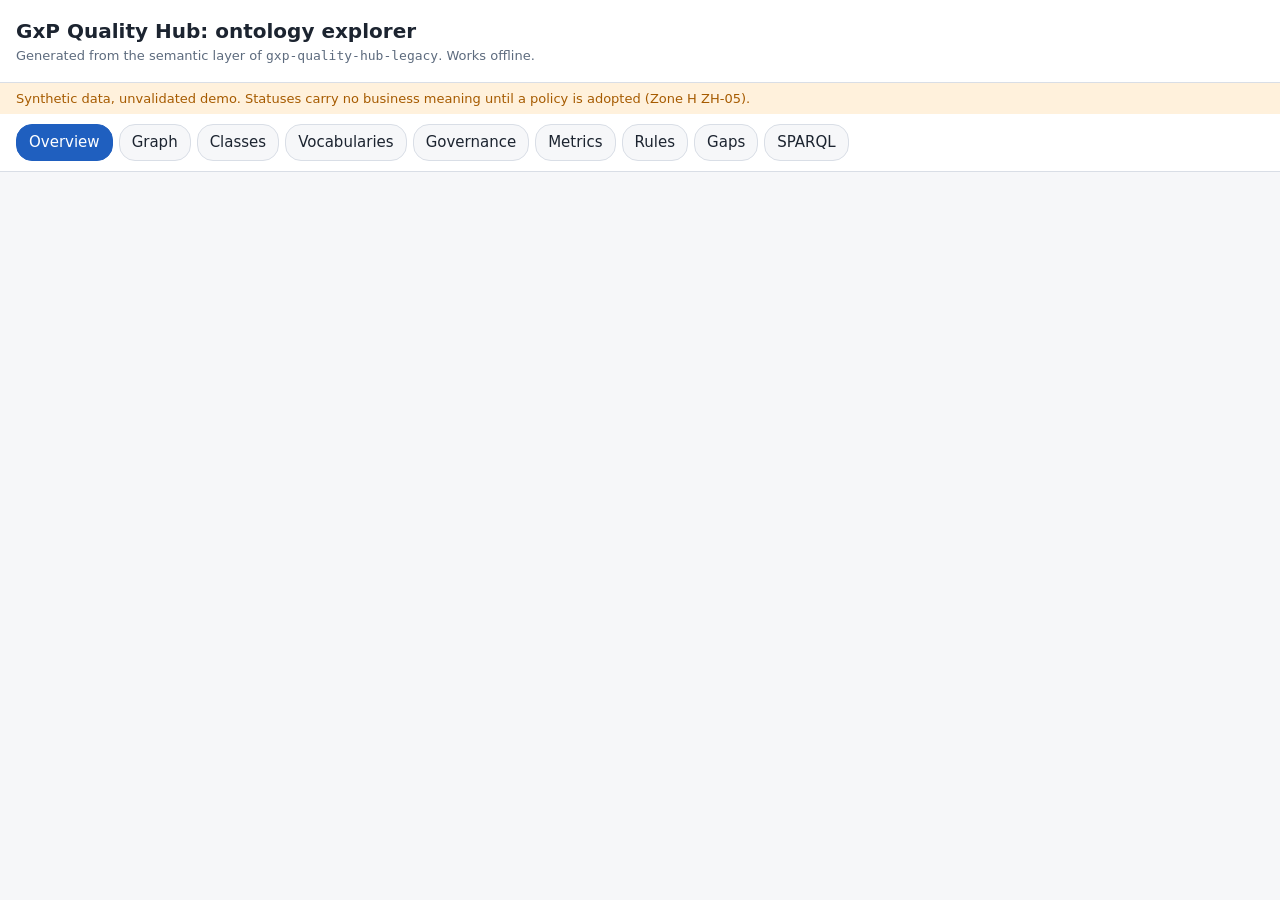
<file: Case-Execution/Delevarables/09_Ontology/tools/explorer_template.html>
<!doctype html>
<html lang="en"><head><meta charset="utf-8"><meta name="viewport" content="width=device-width,initial-scale=1">
<title>GxP Hub Ontology Explorer</title>
<style>
:root{--bg:#f6f7f9;--card:#fff;--ink:#1c2430;--mut:#5d6b7e;--line:#d9dee6;--acc:#1f5fbf;--accbg:#e4eefb;--warn:#a65b00;--warnbg:#fff1dc;--ok:#1b7a43}
@media (prefers-color-scheme:dark){:root:not([data-theme=light]){--bg:#12161c;--card:#1b212a;--ink:#e6eaf0;--mut:#9aa7b8;--line:#2b3441;--acc:#6aa5ff;--accbg:#1d2b44;--warn:#ffb454;--warnbg:#3a2a12;--ok:#5fd18c}}
:root[data-theme=dark]{--bg:#12161c;--card:#1b212a;--ink:#e6eaf0;--mut:#9aa7b8;--line:#2b3441;--acc:#6aa5ff;--accbg:#1d2b44;--warn:#ffb454;--warnbg:#3a2a12;--ok:#5fd18c}
*{box-sizing:border-box}body{margin:0;background:var(--bg);color:var(--ink);font:15px/1.5 system-ui,Segoe UI,sans-serif}
header{padding:16px;border-bottom:1px solid var(--line);background:var(--card)}
h1{margin:0;font-size:20px}.sub{color:var(--mut);font-size:13px}
.banner{background:var(--warnbg);color:var(--warn);padding:6px 16px;font-size:13px}
nav{display:flex;flex-wrap:wrap;gap:6px;padding:10px 16px;background:var(--card);border-bottom:1px solid var(--line)}
nav button{border:1px solid var(--line);background:var(--bg);color:var(--ink);padding:6px 12px;border-radius:16px;cursor:pointer;font:inherit}
nav button.on{background:var(--acc);color:#fff;border-color:var(--acc)}
main{padding:16px;max-width:1200px;margin:auto}
.stats{display:grid;grid-template-columns:repeat(auto-fit,minmax(110px,1fr));gap:8px;margin-bottom:14px}
.stat{background:var(--card);border:1px solid var(--line);border-radius:8px;padding:8px 10px}.stat b{font-size:22px;display:block}.stat span{color:var(--mut);font-size:12px}
.card{background:var(--card);border:1px solid var(--line);border-radius:8px;padding:12px;margin-bottom:10px}
.grid{display:grid;grid-template-columns:2fr 1fr;gap:12px}@media(max-width:800px){.grid{grid-template-columns:1fr}}
svg{width:100%;height:auto;background:var(--card);border:1px solid var(--line);border-radius:8px}
.node{cursor:pointer}.node text{font-size:11px;fill:var(--ink)}.node circle{stroke:var(--card);stroke-width:2}
.edge{stroke:var(--mut);stroke-width:1;opacity:.35}.edge.hl{stroke:var(--acc);opacity:1;stroke-width:2}.edge.gap{stroke-dasharray:4 3}
table{border-collapse:collapse;width:100%;font-size:13px}th,td{border-bottom:1px solid var(--line);padding:5px 8px;text-align:left;vertical-align:top}th{color:var(--mut);font-weight:600}
.tag{display:inline-block;background:var(--accbg);color:var(--acc);border-radius:10px;padding:0 8px;font-size:12px;margin:0 3px 3px 0}
.tag.w{background:var(--warnbg);color:var(--warn)}input[type=search]{width:100%;padding:8px;border:1px solid var(--line);border-radius:6px;background:var(--card);color:var(--ink);font:inherit;margin-bottom:10px}
pre{white-space:pre-wrap;font-size:12px;background:var(--bg);padding:8px;border-radius:6px;overflow:auto}.mut{color:var(--mut)}
details summary{cursor:pointer;font-weight:600}
</style></head><body>
<header><h1>GxP Quality Hub: ontology explorer</h1><div class="sub">Generated from the semantic layer of <code>gxp-quality-hub-legacy</code>. Works offline.</div></header>
<div class="banner">Synthetic data, unvalidated demo. Statuses carry no business meaning until a policy is adopted (Zone H ZH-05).</div>
<nav id="nav"></nav><main id="main"></main>
<script>
const M=/*DATA*/null;
const COLORS={business_object:"#1f5fbf",reference_data:"#2a9d8f",decision_record:"#8e44ad",governance:"#c0392b",policy:"#d68910",integration:"#16a085",operations:"#7f8c8d",measurement:"#2e86c1",identity_security:"#b03a78"};
const tabs=["Overview","Graph","Classes","Vocabularies","Governance","Metrics","Rules","Gaps","SPARQL"];
let cur="Overview",sel=null;
const $=s=>document.querySelector(s),esc=s=>String(s??"").replace(/[&<>]/g,c=>({"&":"&amp;","<":"&lt;",">":"&gt;"}[c]));
function nav(){$("#nav").innerHTML=tabs.map(t=>`<button class="${t==cur?"on":""}" onclick="go('${t}')">${t}</button>`).join("")}
function go(t){cur=t;nav();render()}
function render(){const f={Overview:ov,Graph:gr,Classes:cl,Vocabularies:vo,Governance:gv,Metrics:me,Rules:ru,Gaps:ga,SPARQL:sq}[cur];$("#main").innerHTML=f();if(cur=="Graph")wire()}
function ov(){const c=M.counts,i=M.instances;return `<div class="stats">${[["classes",c.classes],["relationships",c.relations],["vocabularies",c.vocabs],["concepts",c.concepts],["metrics",c.metrics],["rules",c.rules],["roles",c.roles],["Zone H actions",c.zoneh],["workflows",c.workflows]].map(([k,v])=>`<div class="stat"><b>${v}</b><span>${k}</span></div>`).join("")}</div>
<div class="card"><b>What this is.</b> A formal model (OWL 2 + SKOS, Turtle) of what the hub knows: <i>things</i> (classes), <i>how they connect</i> (relationships with keys and enforcement), <i>what states mean</i> (vocabularies), <i>who may act</i> (roles, human-only Zone H), <i>how success is measured</i> (metrics) and <i>what must hold</i> (rules). Each element keeps its evidence references and epistemic status.</div>
<div class="card"><b>Three things to show in a demo.</b><ol><li><b>Same word, different meaning.</b> CLOSED appears in ${M.closed_in} vocabularies. The ontology keeps them apart and asserts no equivalence.</li><li><b>Human-only authority.</b> Ten Zone H actions need a named human; holders today: <b>${M.zoneh_holders}</b>.</li><li><b>Honest gaps.</b> Cases cannot be linked to batches, deviations or CAPAs automatically (a human decision). See the Gaps tab and SPARQL Q5.</li></ol></div>
<div class="card"><b>Synthetic instance data loaded:</b> ${Object.entries(i).map(([k,v])=>`<span class="tag">${k} ${v}</span>`).join("")}</div>
<div class="card mut">Files: <code>gxp-ontology.ttl</code> (schema), <code>gxp-instances.ttl</code> (synthetic data), <code>sparql_results.md</code>, <code>tools/</code> to regenerate.</div>`}
function layout(){const cats=[...new Set(M.classes.map(c=>c.category))],W=1000,H=620,pos={};
 cats.forEach((cat,k)=>{const ang=2*Math.PI*k/cats.length-Math.PI/2,cx=W/2+300*Math.cos(ang),cy=H/2+215*Math.sin(ang),mem=M.classes.filter(c=>c.category==cat);
  mem.forEach((c,j)=>{const a2=2*Math.PI*j/mem.length,r=mem.length>1?38+mem.length*9:0;pos[c.id]=[cx+r*Math.cos(a2),cy+r*Math.sin(a2)]})});return {pos,W,H}}
function gr(){const {pos,W,H}=layout();
 const edges=M.relations.filter(r=>pos[r.from]&&pos[r.to]).map(r=>`<line class="edge ${r.enforcement=="none_in_legacy"||r.enforcement=="crosswalk_human"?"gap":""}" data-f="${r.from}" data-t="${r.to}" x1="${pos[r.from][0]}" y1="${pos[r.from][1]}" x2="${pos[r.to][0]}" y2="${pos[r.to][1]}"><title>${esc(r.from+" "+r.predicate+" "+r.to)}</title></line>`).join("");
 const nodes=M.classes.map(c=>`<g class="node" data-id="${c.id}" transform="translate(${pos[c.id][0]},${pos[c.id][1]})"><circle r="9" fill="${COLORS[c.category]||"#888"}"/><text y="-13" text-anchor="middle">${c.id}</text></g>`).join("");
 const leg=Object.entries(COLORS).map(([k,v])=>`<span class="tag" style="background:${v}22;color:${v}">${k.replace("_"," ")}</span>`).join("");
 return `<div class="mut" style="margin-bottom:6px">Click a node. Dashed lines = human-asserted or no key in the legacy estate.</div><div style="margin-bottom:8px">${leg}</div><div class="grid"><svg viewBox="0 0 ${W} ${H}">${edges}${nodes}</svg><div class="card" id="side">Select a class.</div></div>`}
function wire(){document.querySelectorAll(".node").forEach(n=>n.onclick=()=>{sel=n.dataset.id;show(sel)});if(sel)show(sel)}
function show(id){const c=M.classes.find(x=>x.id==id);document.querySelectorAll(".edge").forEach(e=>e.classList.toggle("hl",e.dataset.f==id||e.dataset.t==id));
 const rel=M.relations.filter(r=>r.from==id||r.to==id);
 $("#side").innerHTML=`<b>${c.id}</b> <span class="tag">${c.category}</span><p>${esc(c.description)}</p>${c.identity&&c.identity.pattern?`<div class="mut">id pattern <code>${esc(c.identity.pattern)}</code></div>`:""}<div>${c.vocabulary?`<span class="tag">vocab ${esc(c.vocabulary)}</span>`:""}${c.sensitivity?`<span class="tag w">${esc(c.sensitivity)}</span>`:""}</div><details open><summary>Relationships (${rel.length})</summary><table>${rel.map(r=>`<tr><td>${r.id}</td><td>${r.from==id?"<b>"+r.from+"</b>":r.from} <i>${esc(r.predicate)}</i> ${r.to==id?"<b>"+r.to+"</b>":r.to}<div class="mut">${esc(r.cardinality)} · ${r.enforcement}</div></td></tr>`).join("")}</table></details><details><summary>Attributes (${Object.keys(c.attributes).length})</summary><table>${Object.entries(c.attributes).map(([k,v])=>`<tr><td>${k}</td><td class="mut">${esc(v).slice(0,160)}</td></tr>`).join("")}</table></details>`}
function cl(){return `<input type="search" placeholder="Filter classes…" oninput="fl(this.value)"><div id="cl">${clh("")}</div>`}
function clh(q){return M.classes.filter(c=>(c.id+c.description+c.category).toLowerCase().includes(q.toLowerCase())).map(c=>`<div class="card"><b>${c.id}</b> <span class="tag" style="background:${COLORS[c.category]}22;color:${COLORS[c.category]}">${c.category}</span>${c.sensitivity?`<span class="tag w">${esc(c.sensitivity)}</span>`:""}<span class="tag">${esc(c.mutability||"")}</span><div>${esc(c.description)}</div><div class="mut">attributes: ${Object.keys(c.attributes).join(", ")||"none"}</div></div>`).join("")}
function fl(q){$("#cl").innerHTML=clh(q)}
function vo(){return `<input type="search" placeholder="Filter vocabularies or values…" oninput="fv(this.value)"><div id="vo">${voh("")}</div>`}
function voh(q){q=q.toLowerCase();return M.vocabs.filter(v=>(v.id+v.values.map(x=>x.value).join(" ")).toLowerCase().includes(q)).map(v=>`<div class="card"><b>${v.id}</b> <span class="tag">${v.entity||""}</span><span class="tag w">meaning: ${v.meaning}</span><span class="tag">owner: ${v.owner}</span><div class="mut">column ${esc(v.legacy_column)}</div><div>${v.values.map(x=>`<span class="tag ${x.value=="CLOSED"?"w":""}">${esc(x.value)}${x.count!=null?" · "+x.count:""}</span>`).join("")}</div></div>`).join("")}
function fv(q){$("#vo").innerHTML=voh(q)}
function gv(){return `<div class="card"><b>Zone H: human-only actions</b><p>${esc(M.zoneh_rule)}</p><p>Named holders today: <b>${M.zoneh_holders}</b> (every Zone H action is refused until holders are named).</p><table>${M.zoneh.map(z=>`<tr><td><b>${z.id}</b></td><td>${esc(z.note)}</td></tr>`).join("")}</table></div><div class="card"><b>Roles</b><table>${M.roles.map(r=>`<tr><td><b>${r.id}</b></td><td>${esc(r.may)}</td></tr>`).join("")}</table></div>`}
function me(){return `<div class="card"><table><tr><th>ID</th><th>Metric</th><th>Class</th><th>Computable today</th></tr>${M.metrics.map(m=>`<tr><td>${m.id}</td><td>${esc(m.name)}<div class="mut">${esc(m.meaning).slice(0,140)}</div></td><td>${esc(m.cls)}</td><td>${m.computable?"<span class='tag'>yes</span>":"<span class='tag w'>no</span>"}</td></tr>`).join("")}</table></div>`}
function ru(){return `<input type="search" placeholder="Filter rules…" oninput="fr(this.value)"><div id="ru" class="card">${ruh("")}</div>`}
function ruh(q){q=q.toLowerCase();return `<table><tr><th>ID</th><th>Strength</th><th>Applies to</th><th>Statement</th></tr>${M.rules.filter(r=>(r.id+r.statement+r.applies.join(" ")).toLowerCase().includes(q)).map(r=>`<tr><td>${r.id}</td><td>${r.strength}</td><td>${esc(r.applies.join(", "))}</td><td>${esc(r.statement)}</td></tr>`).join("")}</table>`}
function fr(q){$("#ru").innerHTML=ruh(q)}
function ga(){const g=M.relations.filter(r=>["none_in_legacy","crosswalk_human"].includes(r.enforcement));return `<div class="card"><b>Known gaps recorded in the model</b>${M.known_gaps.map(k=>`<p><span class="tag w">${k.id}</span>${esc(k.statement)}</p>`).join("")}</div><div class="card"><b>Relationships with no legacy key or human-asserted only (${g.length})</b><table>${g.map(r=>`<tr><td>${r.id}</td><td>${r.from} <i>${esc(r.predicate)}</i> ${r.to}</td><td>${r.enforcement}</td></tr>`).join("")}</table></div>`}
function sq(){return M.sparql.map(s=>`<details class="card"><summary>${esc(s.title)}</summary><pre>${esc(s.body.replace(/```sparql\n|```\n?/g,""))}</pre></details>`).join("")}
nav();render();
</script></body></html>
</file>
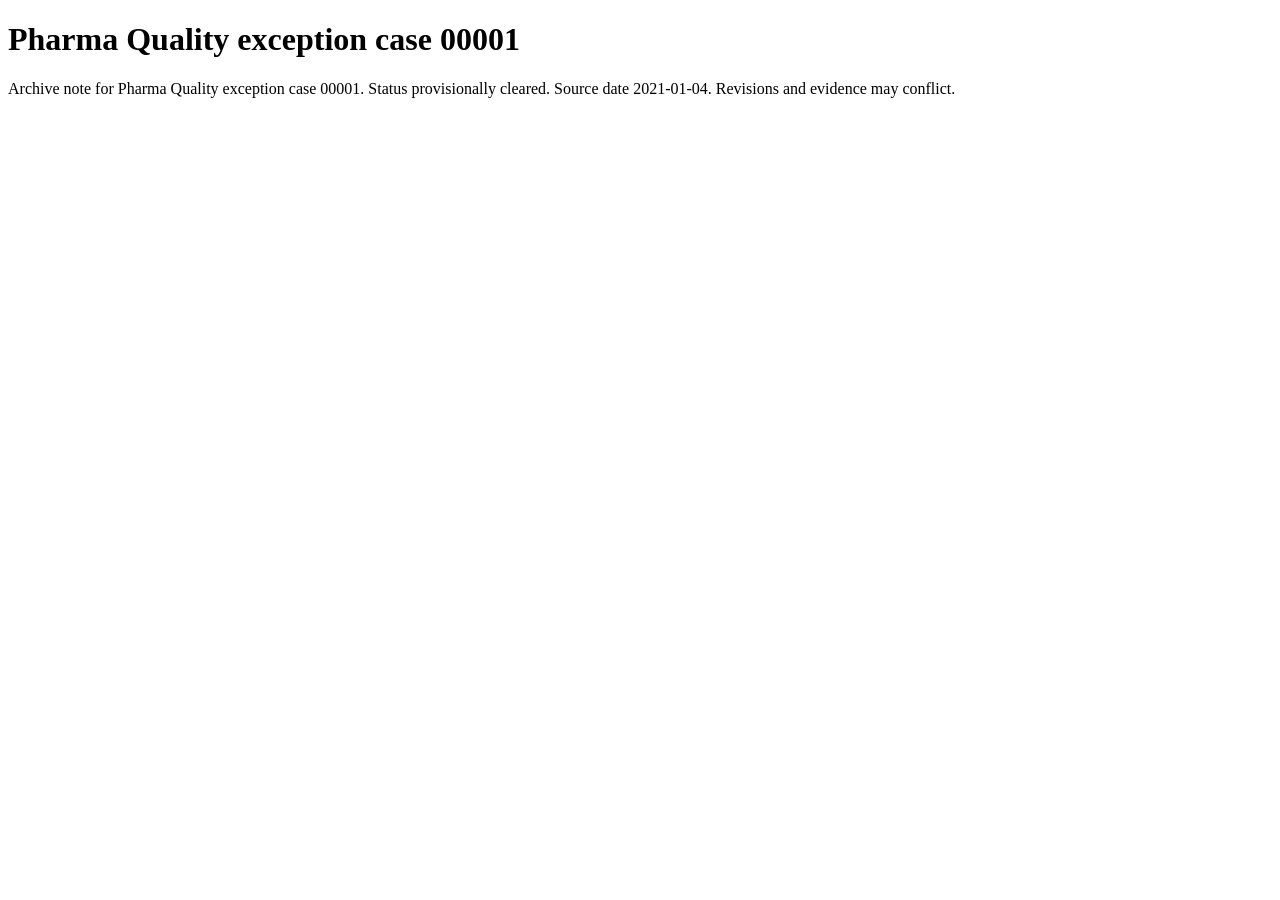
<file: Case-Execution/gxp-quality-hub-legacy/data/archive_documents/00001.html>
<!doctype html><meta charset="utf-8"><title>Pharma Quality exception case 00001</title><h1>Pharma Quality exception case 00001</h1><p>Archive note for Pharma Quality exception case 00001. Status provisionally cleared. Source date 2021-01-04. Revisions and evidence may conflict.</p>
</file>
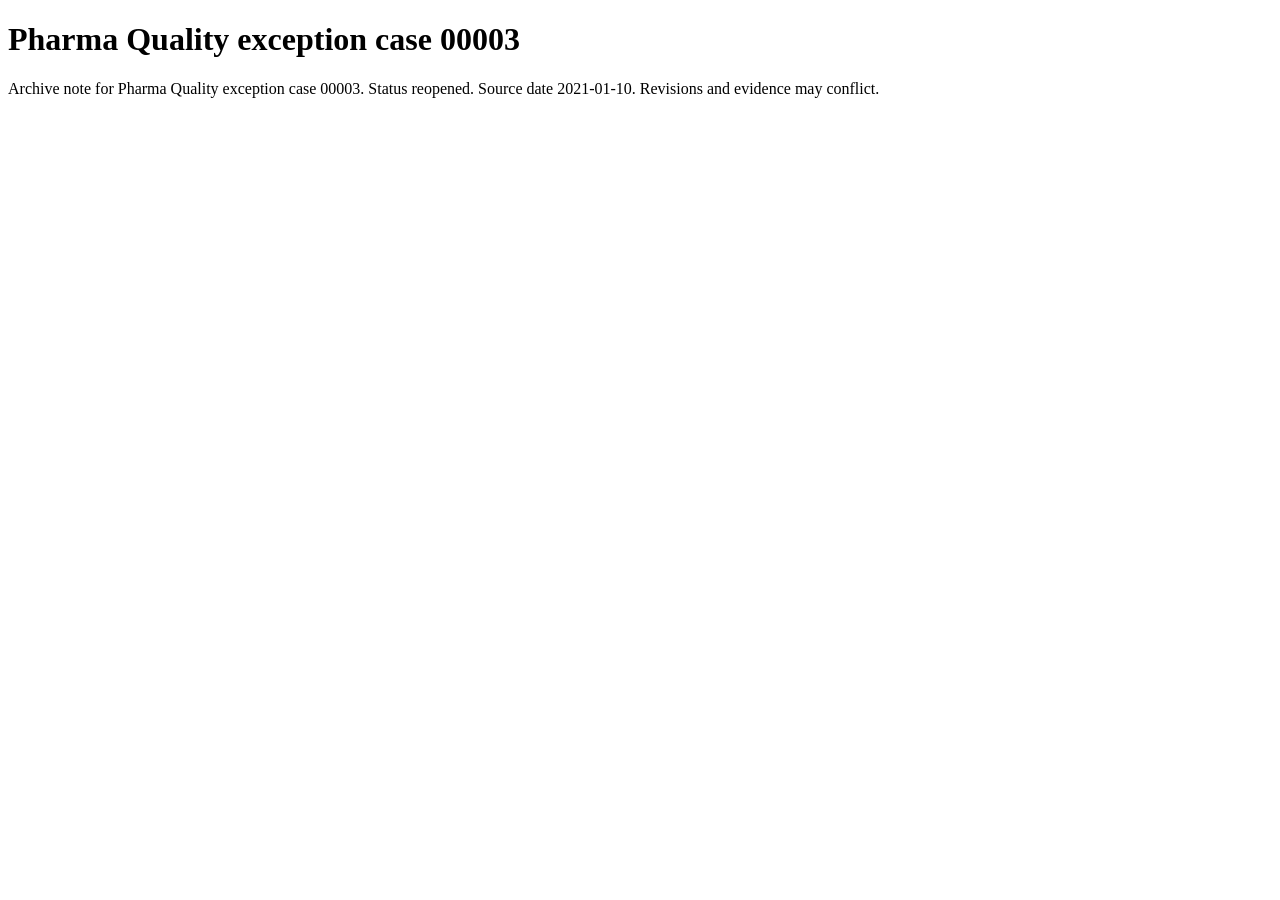
<file: Case-Execution/gxp-quality-hub-legacy/data/archive_documents/00003.html>
<!doctype html><meta charset="utf-8"><title>Pharma Quality exception case 00003</title><h1>Pharma Quality exception case 00003</h1><p>Archive note for Pharma Quality exception case 00003. Status reopened. Source date 2021-01-10. Revisions and evidence may conflict.</p>
</file>
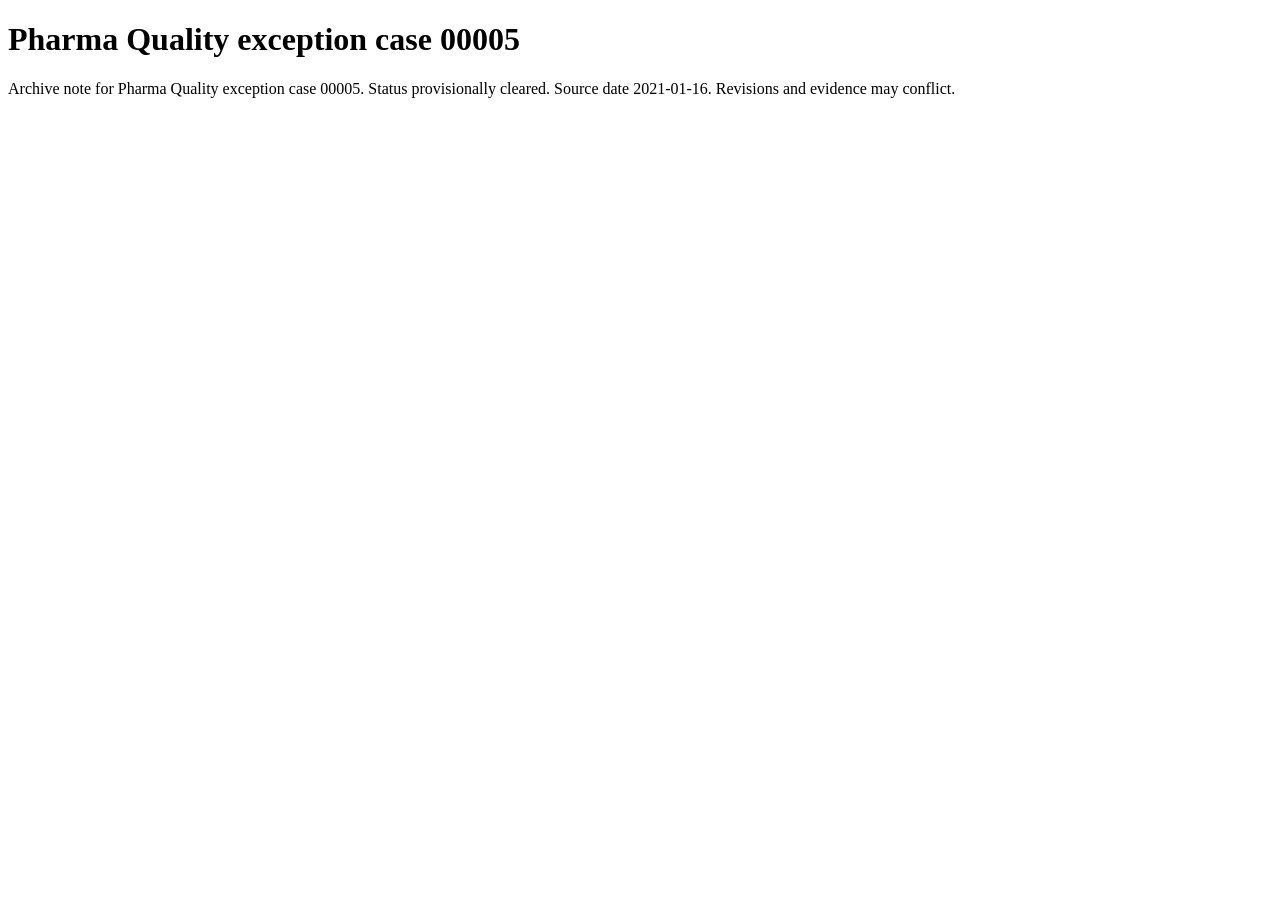
<file: Case-Execution/gxp-quality-hub-legacy/data/archive_documents/00005.html>
<!doctype html><meta charset="utf-8"><title>Pharma Quality exception case 00005</title><h1>Pharma Quality exception case 00005</h1><p>Archive note for Pharma Quality exception case 00005. Status provisionally cleared. Source date 2021-01-16. Revisions and evidence may conflict.</p>
</file>
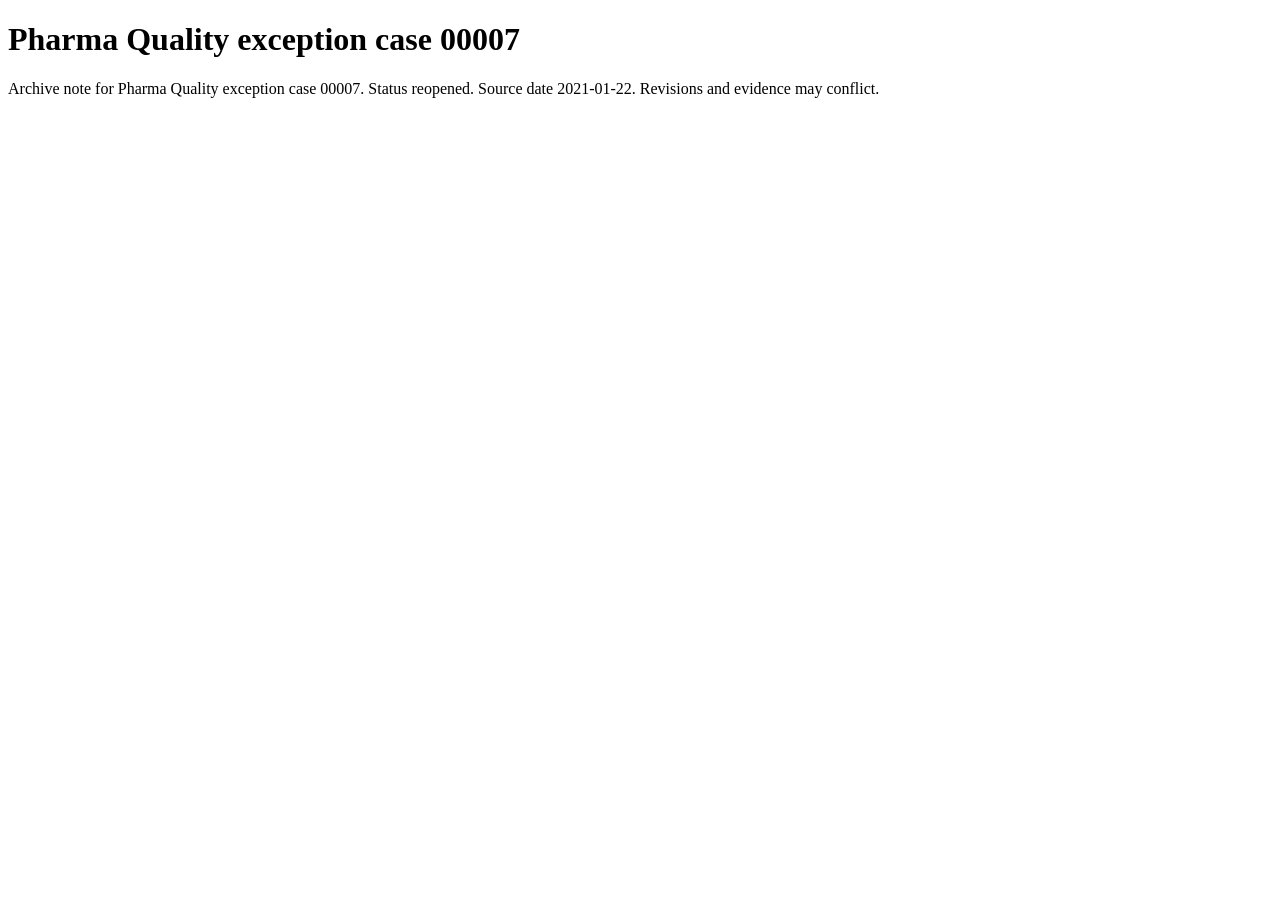
<file: Case-Execution/gxp-quality-hub-legacy/data/archive_documents/00007.html>
<!doctype html><meta charset="utf-8"><title>Pharma Quality exception case 00007</title><h1>Pharma Quality exception case 00007</h1><p>Archive note for Pharma Quality exception case 00007. Status reopened. Source date 2021-01-22. Revisions and evidence may conflict.</p>
</file>
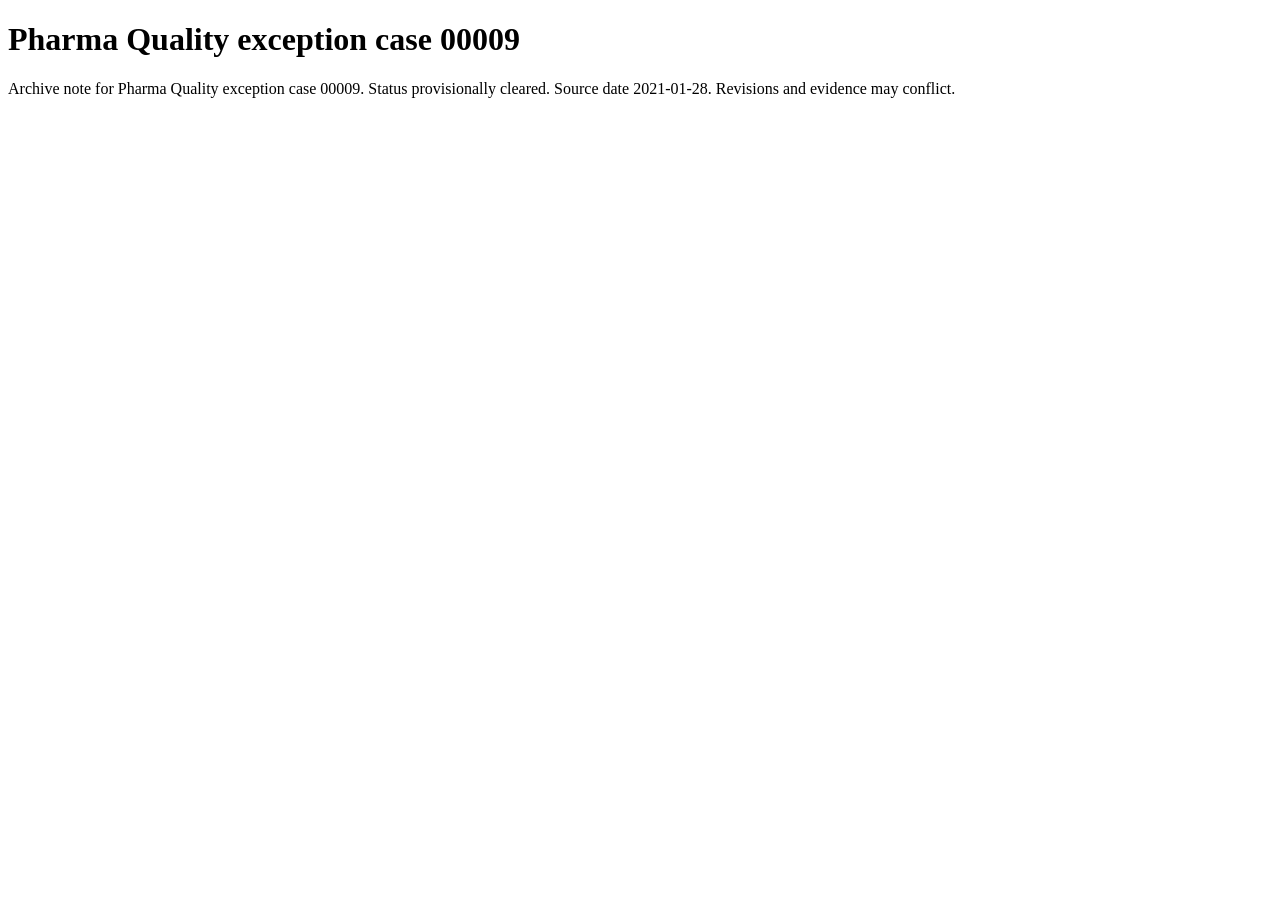
<file: Case-Execution/gxp-quality-hub-legacy/data/archive_documents/00009.html>
<!doctype html><meta charset="utf-8"><title>Pharma Quality exception case 00009</title><h1>Pharma Quality exception case 00009</h1><p>Archive note for Pharma Quality exception case 00009. Status provisionally cleared. Source date 2021-01-28. Revisions and evidence may conflict.</p>
</file>
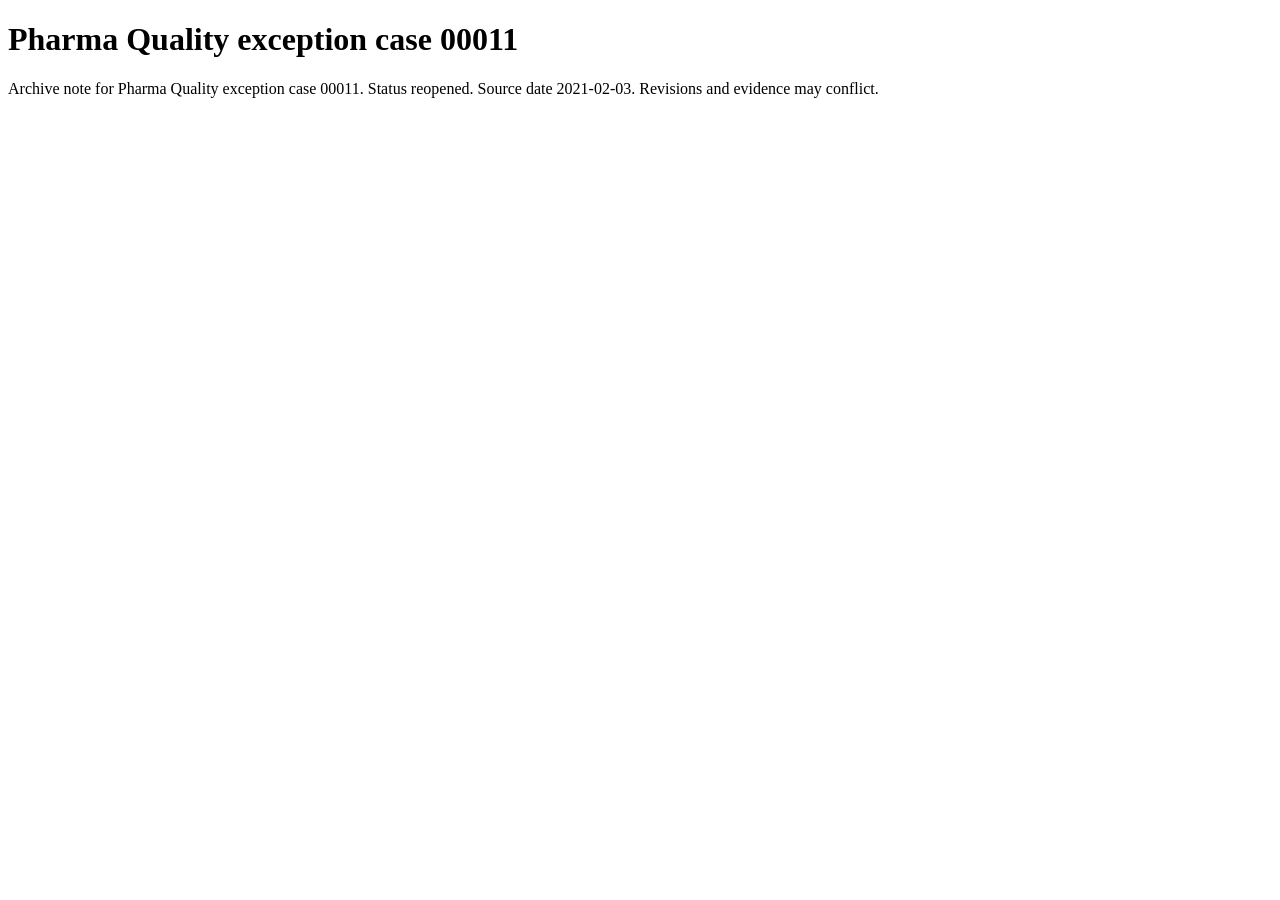
<file: Case-Execution/gxp-quality-hub-legacy/data/archive_documents/00011.html>
<!doctype html><meta charset="utf-8"><title>Pharma Quality exception case 00011</title><h1>Pharma Quality exception case 00011</h1><p>Archive note for Pharma Quality exception case 00011. Status reopened. Source date 2021-02-03. Revisions and evidence may conflict.</p>
</file>
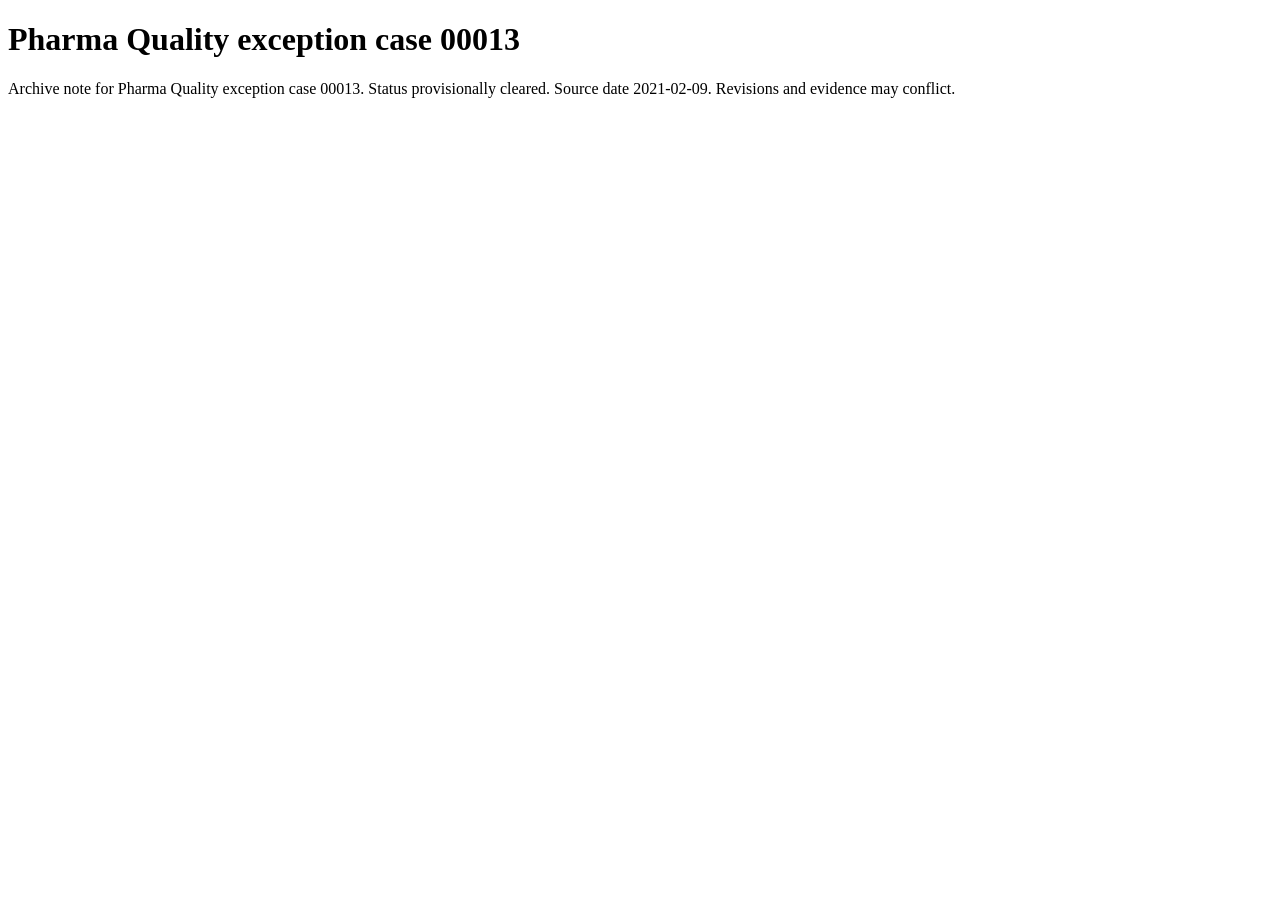
<file: Case-Execution/gxp-quality-hub-legacy/data/archive_documents/00013.html>
<!doctype html><meta charset="utf-8"><title>Pharma Quality exception case 00013</title><h1>Pharma Quality exception case 00013</h1><p>Archive note for Pharma Quality exception case 00013. Status provisionally cleared. Source date 2021-02-09. Revisions and evidence may conflict.</p>
</file>
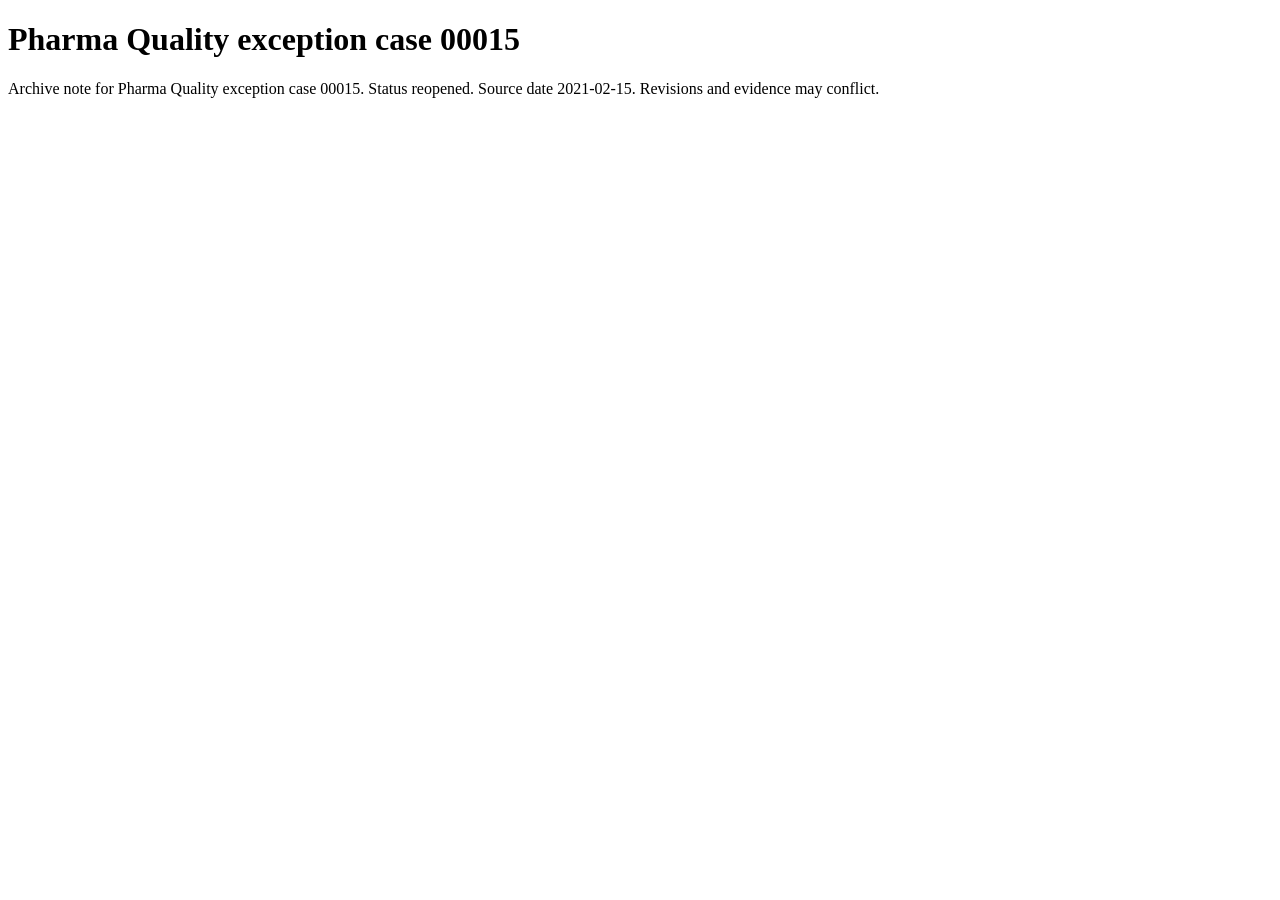
<file: Case-Execution/gxp-quality-hub-legacy/data/archive_documents/00015.html>
<!doctype html><meta charset="utf-8"><title>Pharma Quality exception case 00015</title><h1>Pharma Quality exception case 00015</h1><p>Archive note for Pharma Quality exception case 00015. Status reopened. Source date 2021-02-15. Revisions and evidence may conflict.</p>
</file>
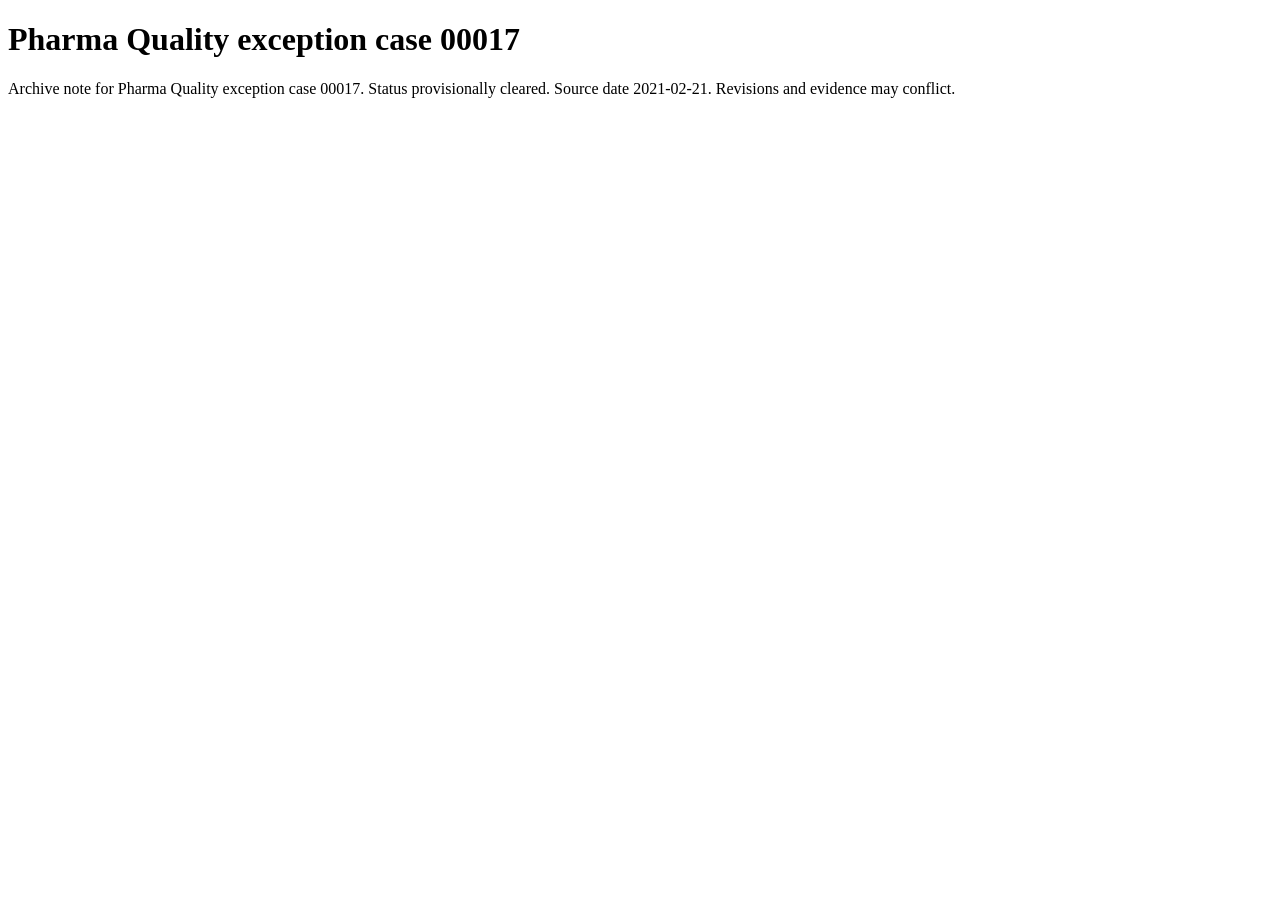
<file: Case-Execution/gxp-quality-hub-legacy/data/archive_documents/00017.html>
<!doctype html><meta charset="utf-8"><title>Pharma Quality exception case 00017</title><h1>Pharma Quality exception case 00017</h1><p>Archive note for Pharma Quality exception case 00017. Status provisionally cleared. Source date 2021-02-21. Revisions and evidence may conflict.</p>
</file>
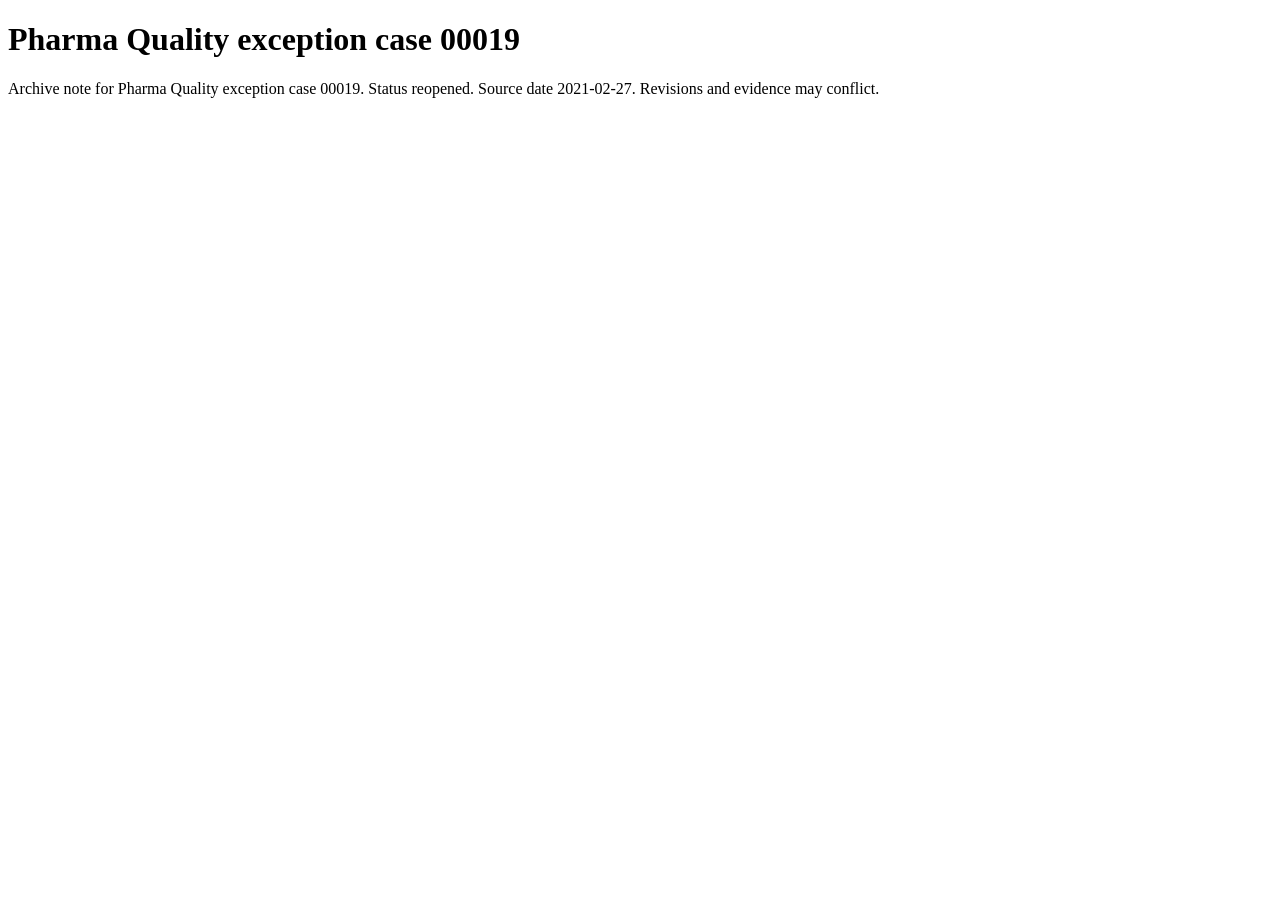
<file: Case-Execution/gxp-quality-hub-legacy/data/archive_documents/00019.html>
<!doctype html><meta charset="utf-8"><title>Pharma Quality exception case 00019</title><h1>Pharma Quality exception case 00019</h1><p>Archive note for Pharma Quality exception case 00019. Status reopened. Source date 2021-02-27. Revisions and evidence may conflict.</p>
</file>
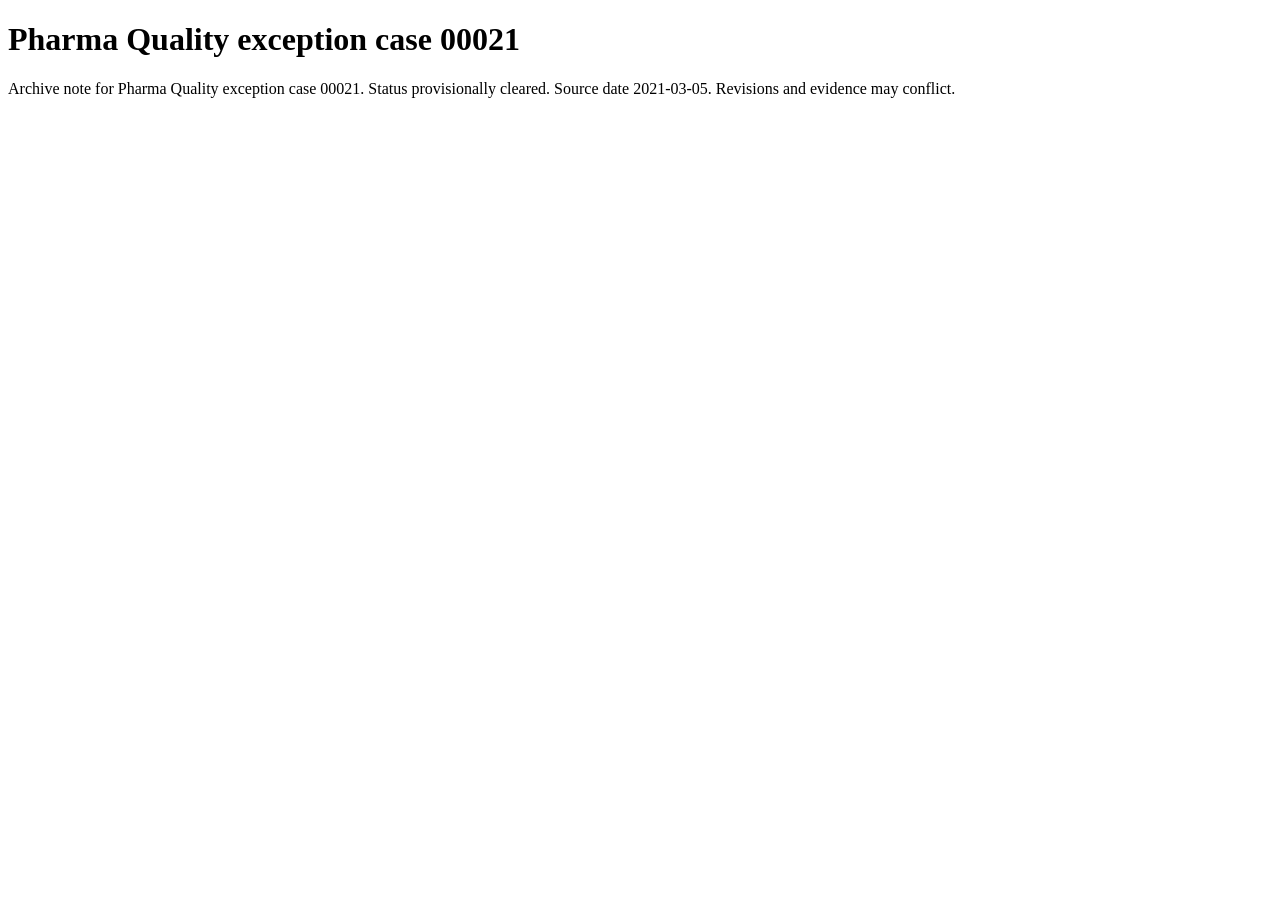
<file: Case-Execution/gxp-quality-hub-legacy/data/archive_documents/00021.html>
<!doctype html><meta charset="utf-8"><title>Pharma Quality exception case 00021</title><h1>Pharma Quality exception case 00021</h1><p>Archive note for Pharma Quality exception case 00021. Status provisionally cleared. Source date 2021-03-05. Revisions and evidence may conflict.</p>
</file>
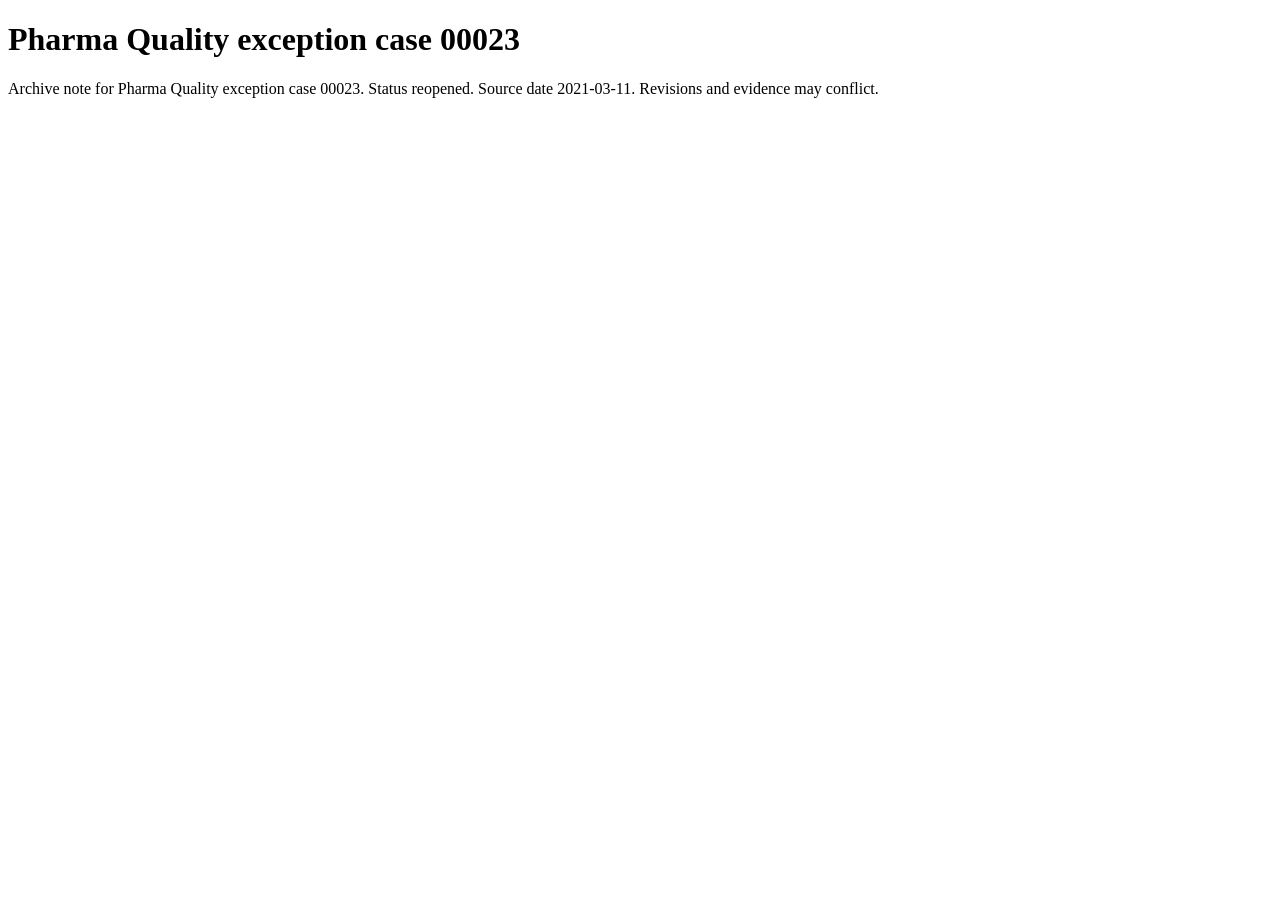
<file: Case-Execution/gxp-quality-hub-legacy/data/archive_documents/00023.html>
<!doctype html><meta charset="utf-8"><title>Pharma Quality exception case 00023</title><h1>Pharma Quality exception case 00023</h1><p>Archive note for Pharma Quality exception case 00023. Status reopened. Source date 2021-03-11. Revisions and evidence may conflict.</p>
</file>
